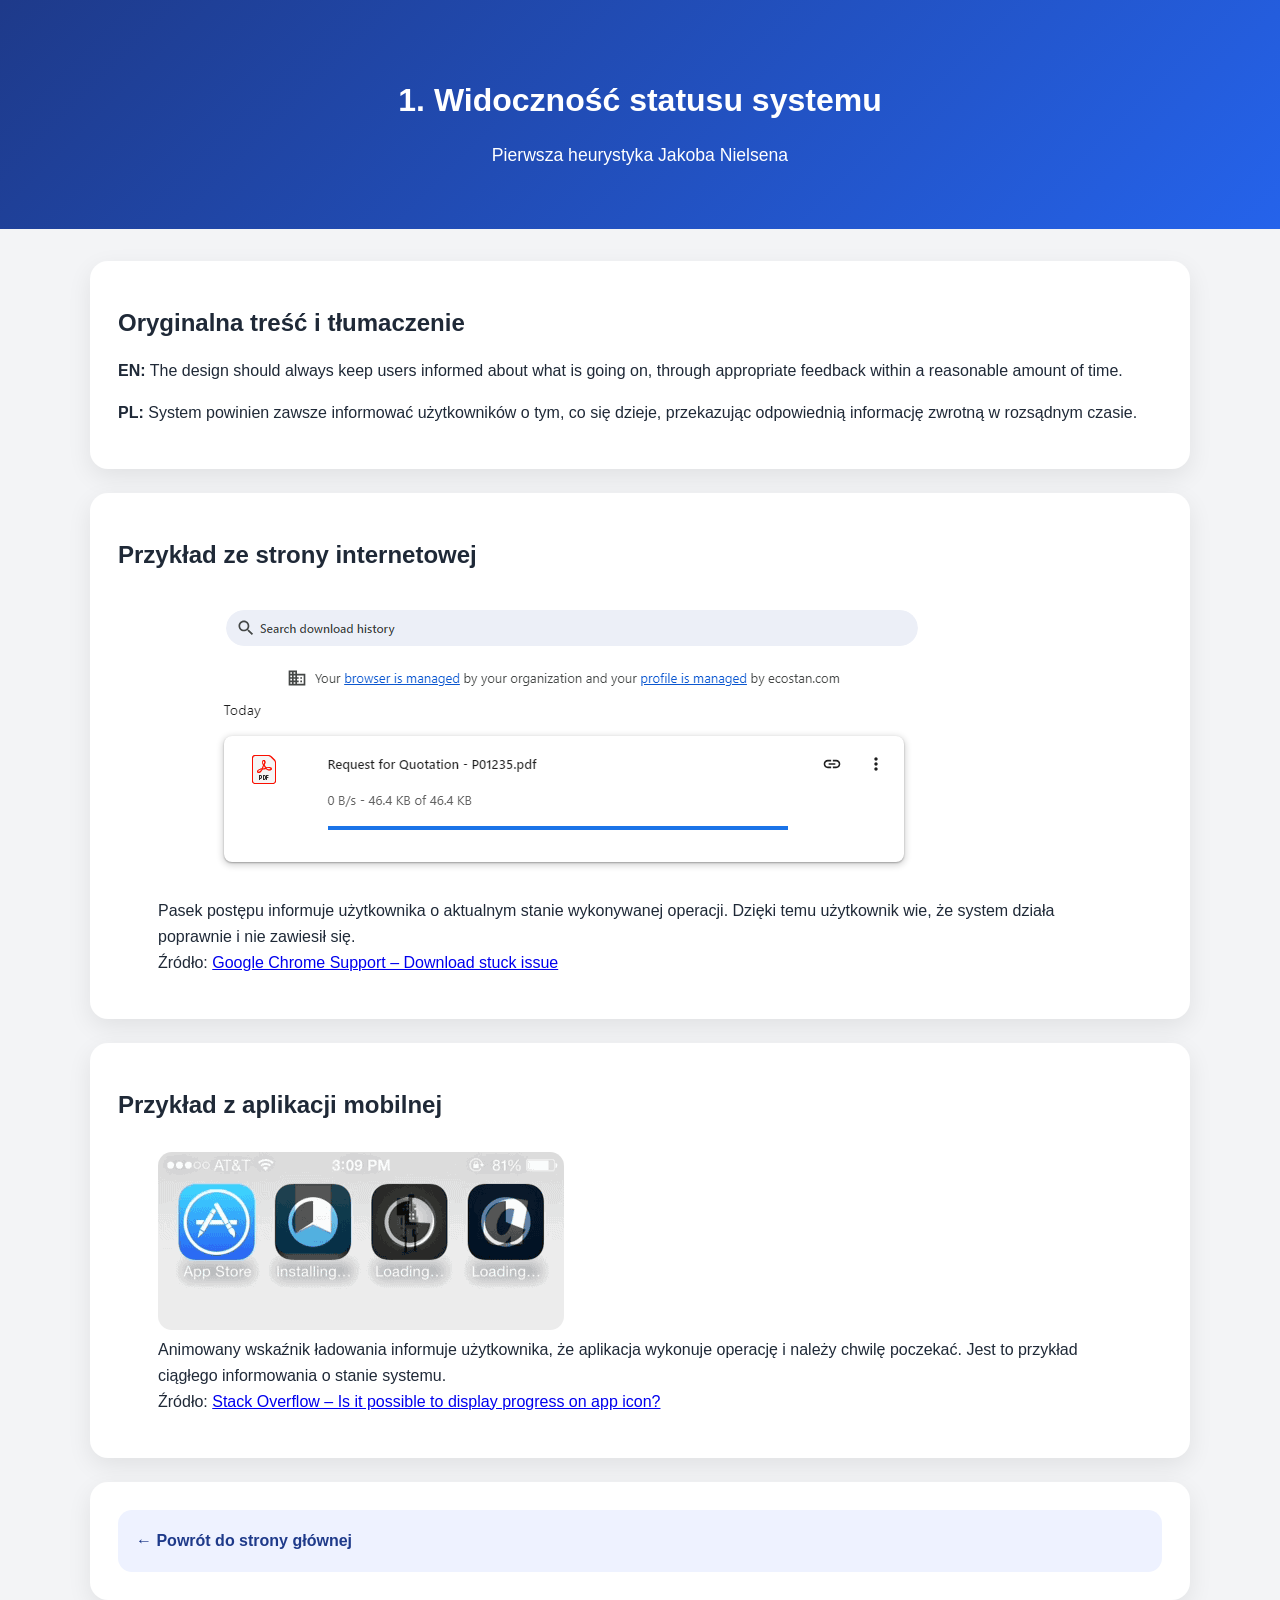
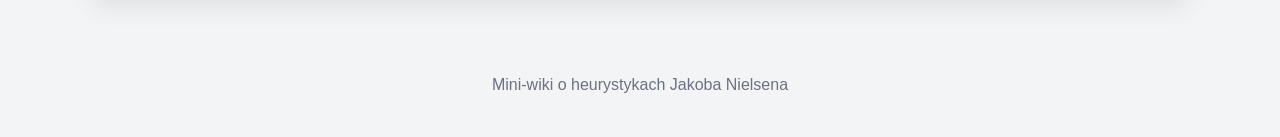
<file: zasada_1.html>
<!doctype html>
<html lang="pl">
<head>
  <meta charset="utf-8">
  <meta name="viewport" content="width=device-width, initial-scale=1">
  <title>Zasada 1 - Widoczność statusu systemu</title>
  <link rel="stylesheet" href="style.css">
</head>

<body>
  <header>
    <h1>1. Widoczność statusu systemu</h1>
    <p>Pierwsza heurystyka Jakoba Nielsena</p>
  </header>

  <main>
    <section>
      <h2>Oryginalna treść i tłumaczenie</h2>

      <p>
        <strong>EN:</strong>
        The design should always keep users informed about what is going on,
        through appropriate feedback within a reasonable amount of time.
      </p>

      <p>
        <strong>PL:</strong>
        System powinien zawsze informować użytkowników o tym, co się dzieje,
        przekazując odpowiednią informację zwrotną w rozsądnym czasie.
      </p>
    </section>

    <section>
      <h2>Przykład ze strony internetowej</h2>

      <figure>
        <img src="img/heur1-web.png" alt="Pasek postępu pobierania w Chrome">

        <figcaption>
          Pasek postępu informuje użytkownika o aktualnym stanie wykonywanej operacji.
          Dzięki temu użytkownik wie, że system działa poprawnie i nie zawiesił się.
          <br>
          Źródło:
          <a href="https://support.google.com/chrome/thread/300719735/download-stuck-issue-across-all-users-files-remain-in-progress?hl=en" target="_blank">
            Google Chrome Support – Download stuck issue
          </a>
        </figcaption>
      </figure>
    </section>

    <section>
      <h2>Przykład z aplikacji mobilnej</h2>

      <figure>
        <img src="img/heur1-mobile.gif" alt="Postęp instalacji aplikacji mobilnej">

        <figcaption>
          Animowany wskaźnik ładowania informuje użytkownika, że aplikacja wykonuje operację
          i należy chwilę poczekać. Jest to przykład ciągłego informowania o stanie systemu.
          <br>
          Źródło:
          <a href="https://stackoverflow.com/questions/37066322/is-it-possible-to-display-progress-on-app-icon" target="_blank">
            Stack Overflow – Is it possible to display progress on app icon?
          </a>
        </figcaption>
      </figure>
    </section>

    <section>
      <a class="card" href="index.html">← Powrót do strony głównej</a>
    </section>
  </main>

  <footer>
    <p>Mini-wiki o heurystykach Jakoba Nielsena</p>
  </footer>
</body>
</html>
</file>
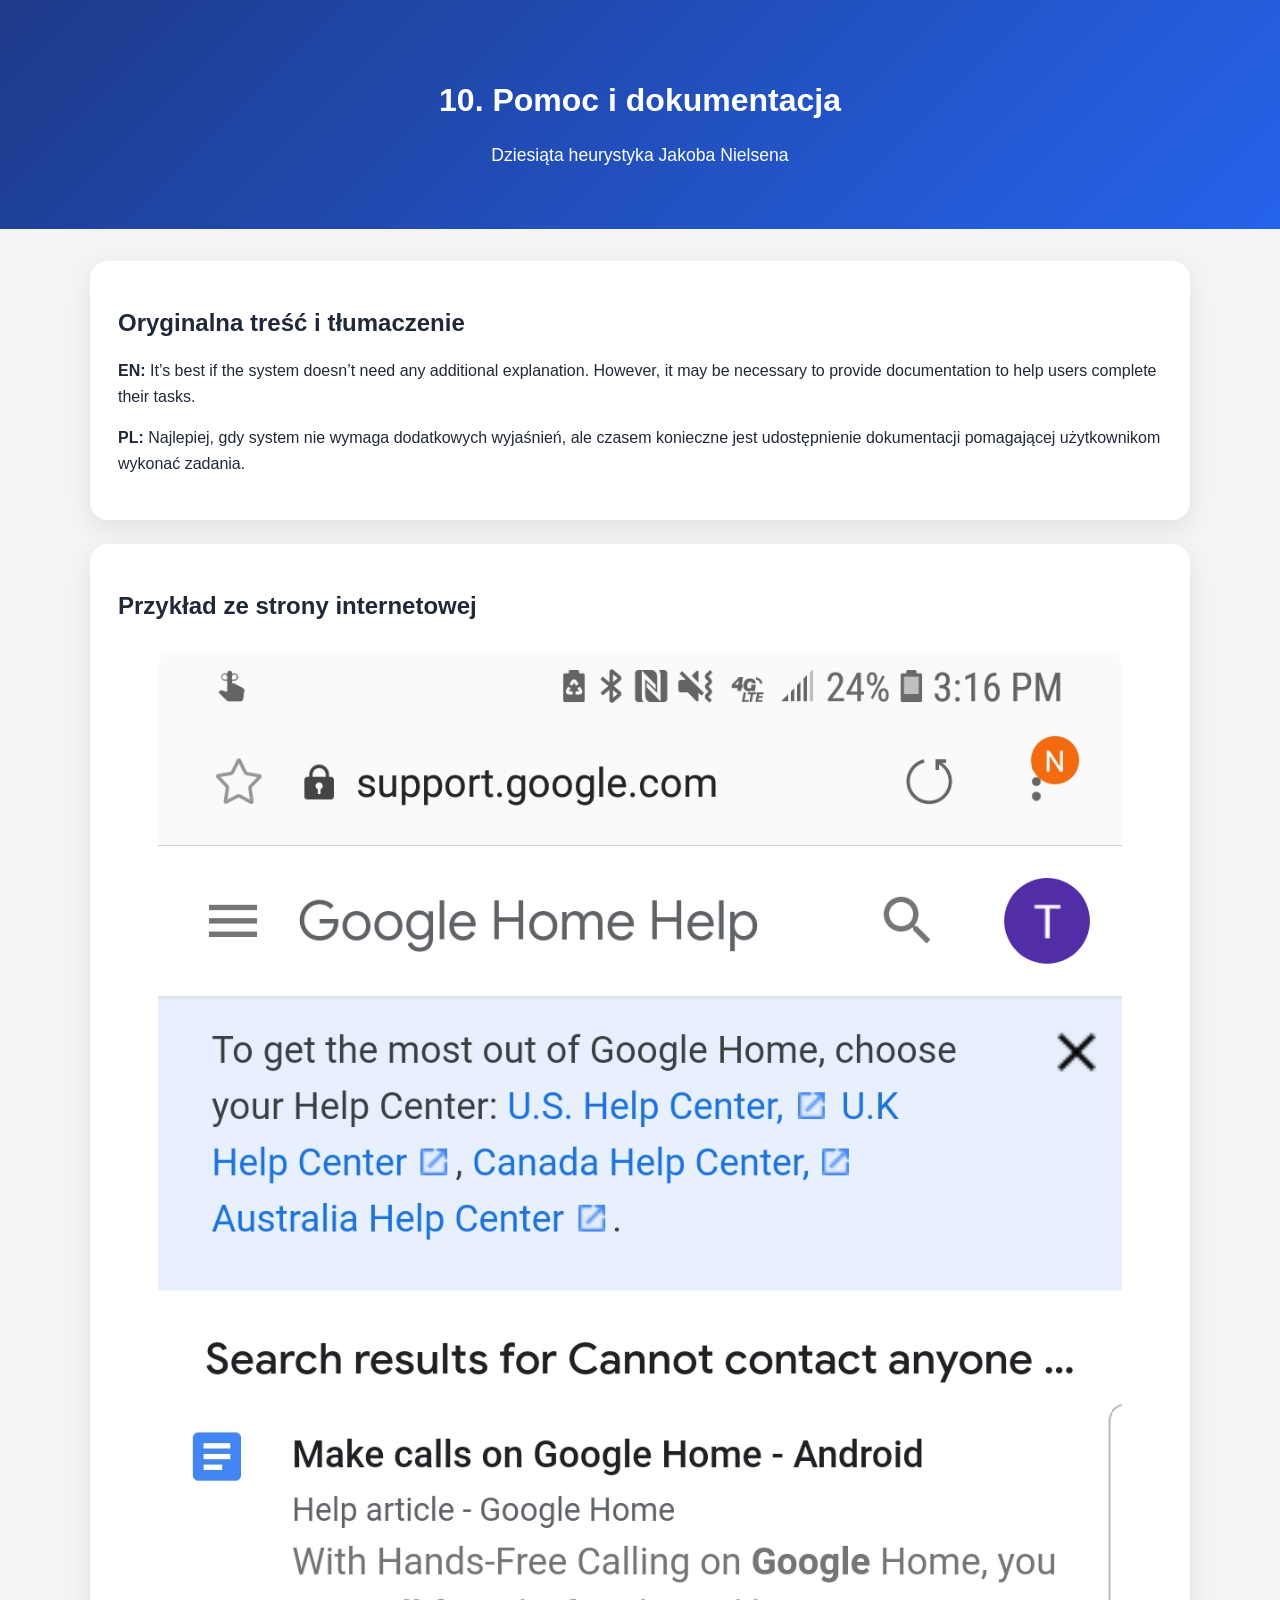
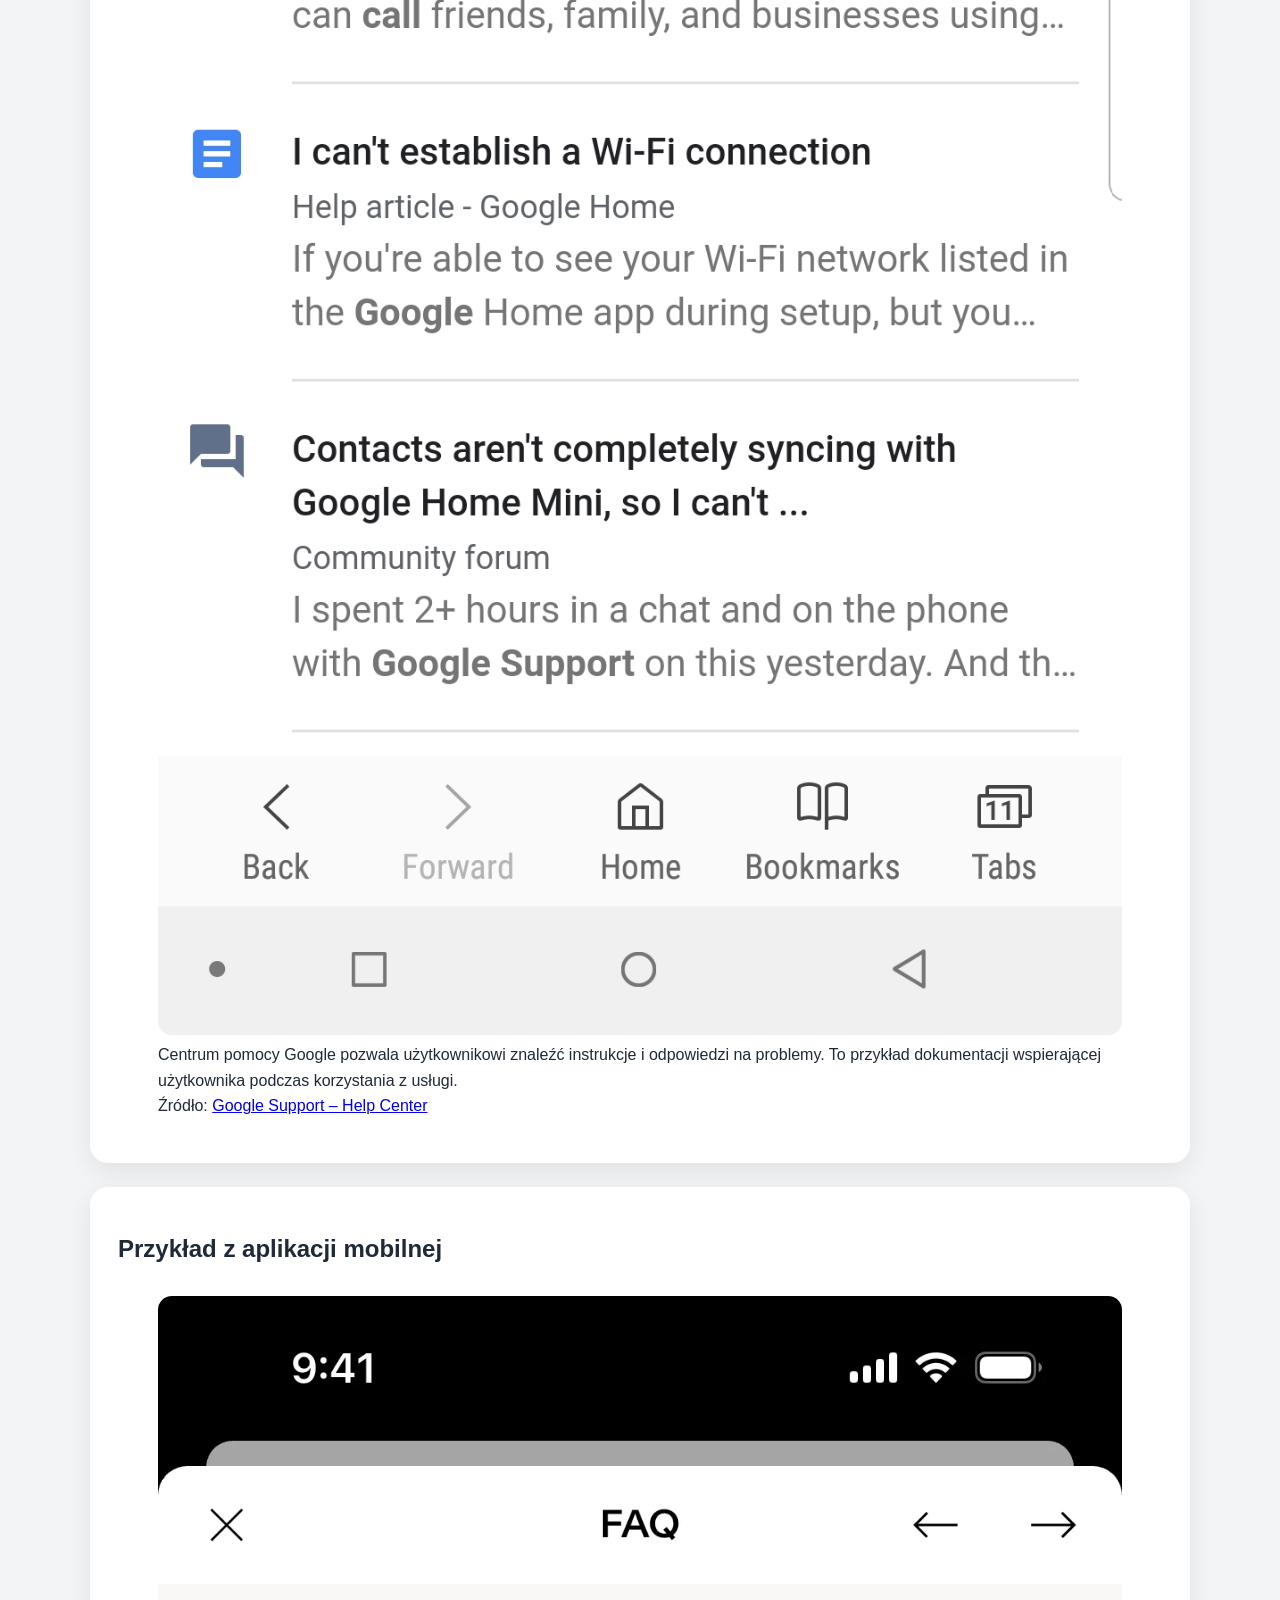
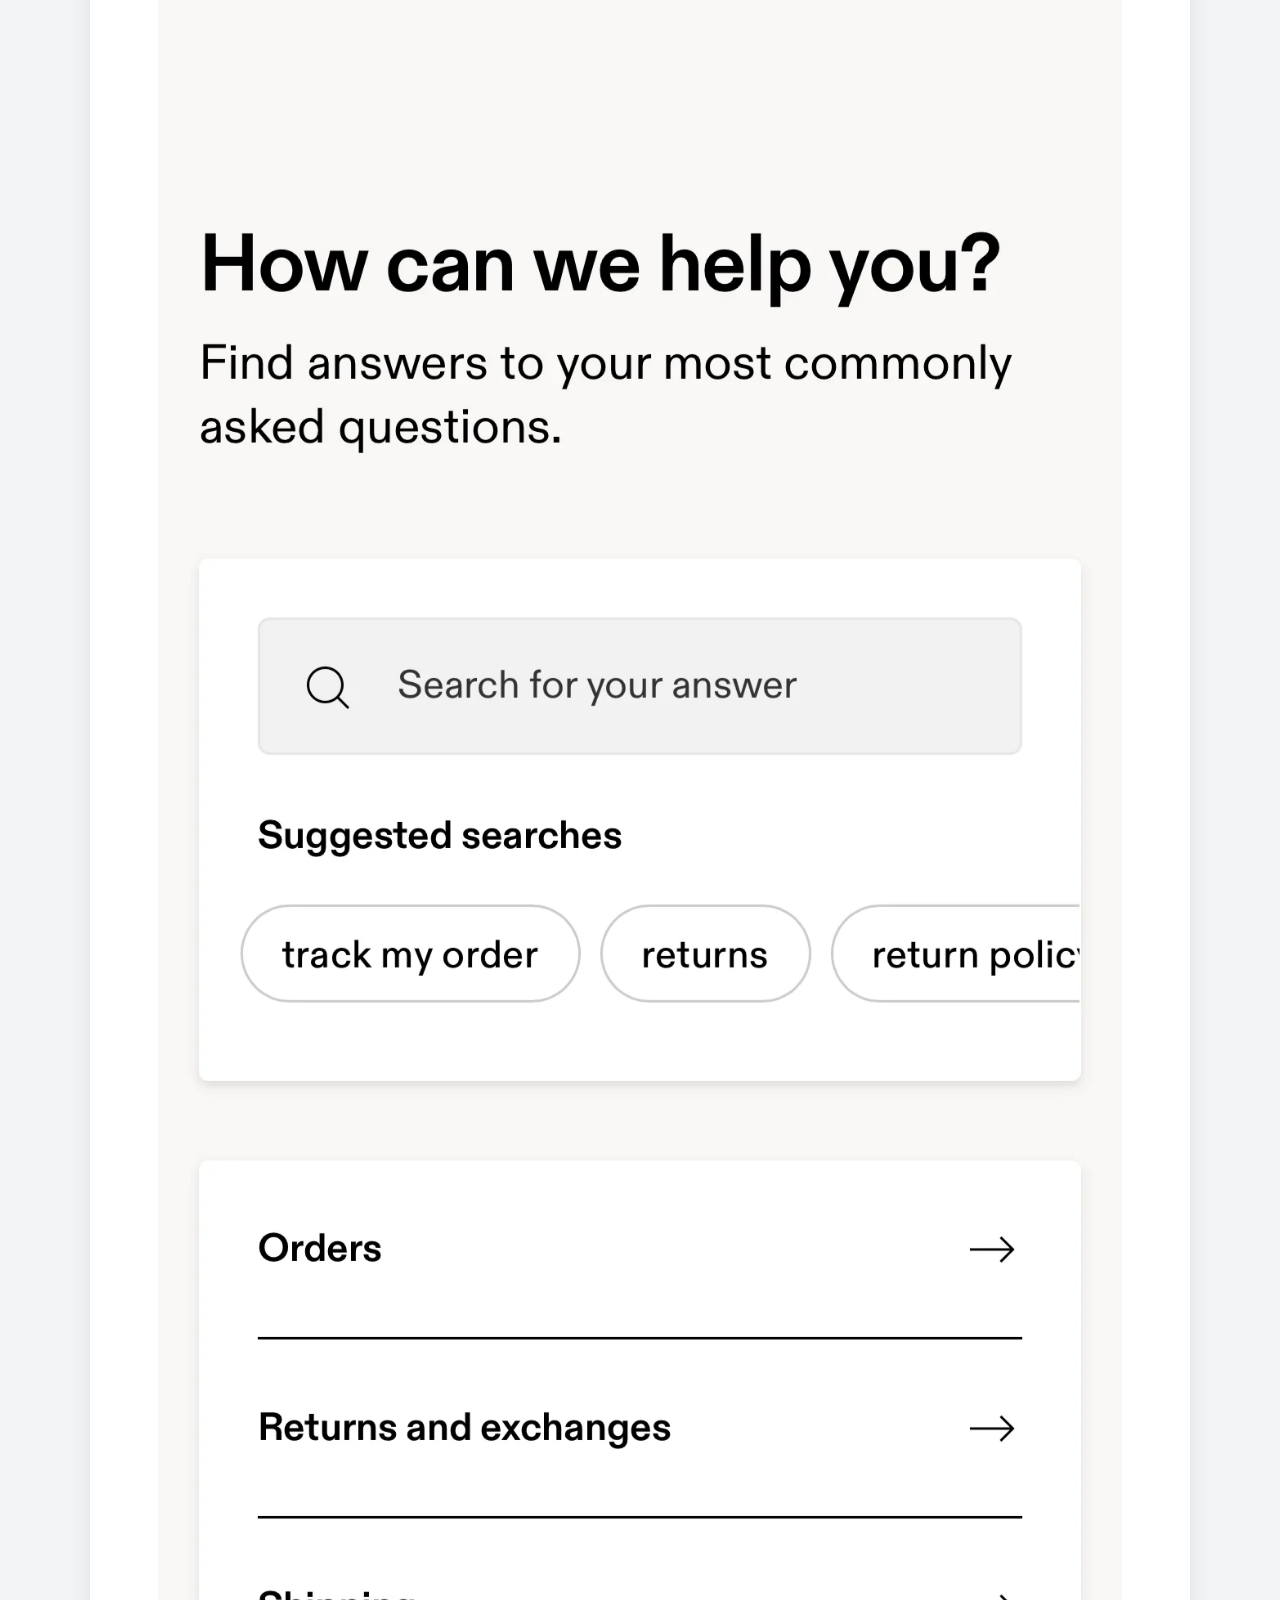
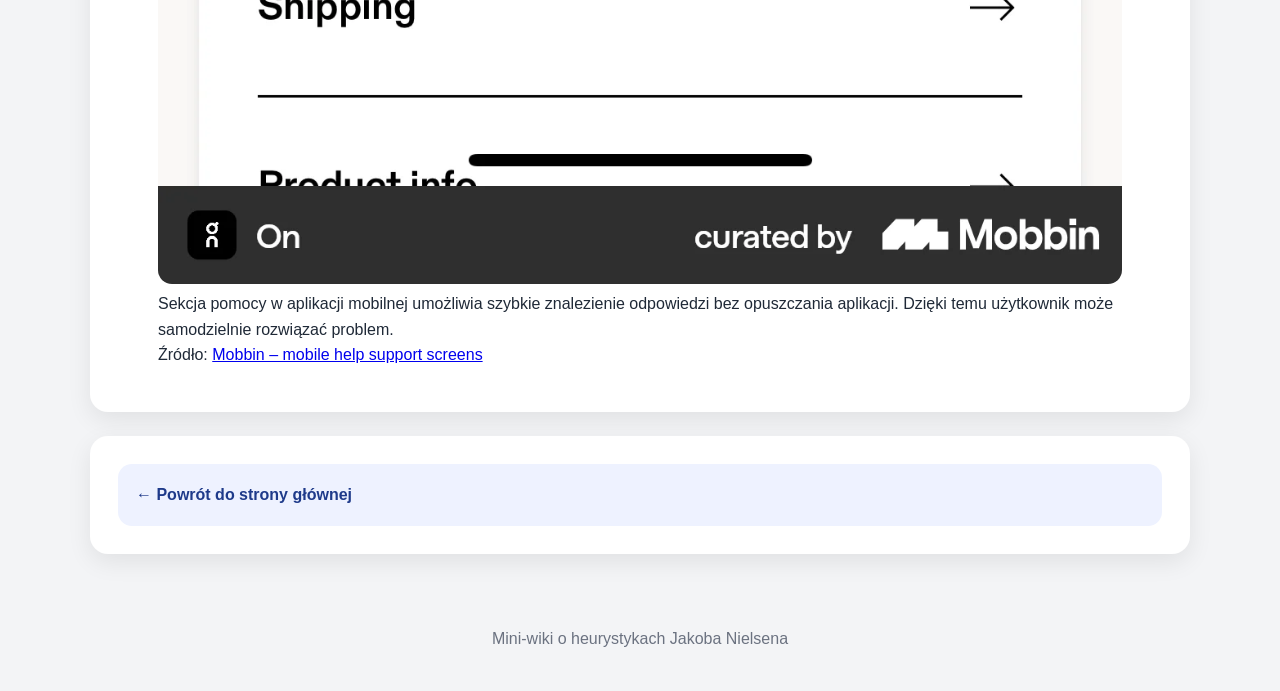
<file: zasada_10.html>
<!doctype html>
<html lang="pl">
<head>
  <meta charset="utf-8">
  <meta name="viewport" content="width=device-width, initial-scale=1">
  <title>Zasada 10 - Pomoc i dokumentacja</title>
  <link rel="stylesheet" href="style.css">
</head>

<body>
<header>
  <h1>10. Pomoc i dokumentacja</h1>
  <p>Dziesiąta heurystyka Jakoba Nielsena</p>
</header>

<main>
  <section>
    <h2>Oryginalna treść i tłumaczenie</h2>
    <p><strong>EN:</strong> It’s best if the system doesn’t need any additional explanation. However, it may be necessary to provide documentation to help users complete their tasks.</p>
    <p><strong>PL:</strong> Najlepiej, gdy system nie wymaga dodatkowych wyjaśnień, ale czasem konieczne jest udostępnienie dokumentacji pomagającej użytkownikom wykonać zadania.</p>
  </section>

  <section>
    <h2>Przykład ze strony internetowej</h2>
    <figure>
      <img src="img/heur10-web.jpg" alt="Centrum pomocy Google">
      <figcaption>
        Centrum pomocy Google pozwala użytkownikowi znaleźć instrukcje i odpowiedzi na problemy.
        To przykład dokumentacji wspierającej użytkownika podczas korzystania z usługi.
        <br>
        Źródło:
        <a href="https://support.google.com/assistant/thread/278073/i-cant-contact-anyone-from-google-to-resolve-my-issue?hl=en" target="_blank">
          Google Support – Help Center
        </a>
      </figcaption>
    </figure>
  </section>

  <section>
    <h2>Przykład z aplikacji mobilnej</h2>
    <figure>
      <img src="img/heur10-mobile.webp" alt="Centrum pomocy w aplikacji mobilnej">
      <figcaption>
        Sekcja pomocy w aplikacji mobilnej umożliwia szybkie znalezienie odpowiedzi bez opuszczania aplikacji.
        Dzięki temu użytkownik może samodzielnie rozwiązać problem.
        <br>
        Źródło:
        <a href="https://mobbin.com/explore/mobile/screens/help-support" target="_blank">
          Mobbin – mobile help support screens
        </a>
      </figcaption>
    </figure>
  </section>

  <section>
    <a class="card" href="index.html">← Powrót do strony głównej</a>
  </section>
</main>

<footer>
  <p>Mini-wiki o heurystykach Jakoba Nielsena</p>
</footer>
</body>
</html>
</file>
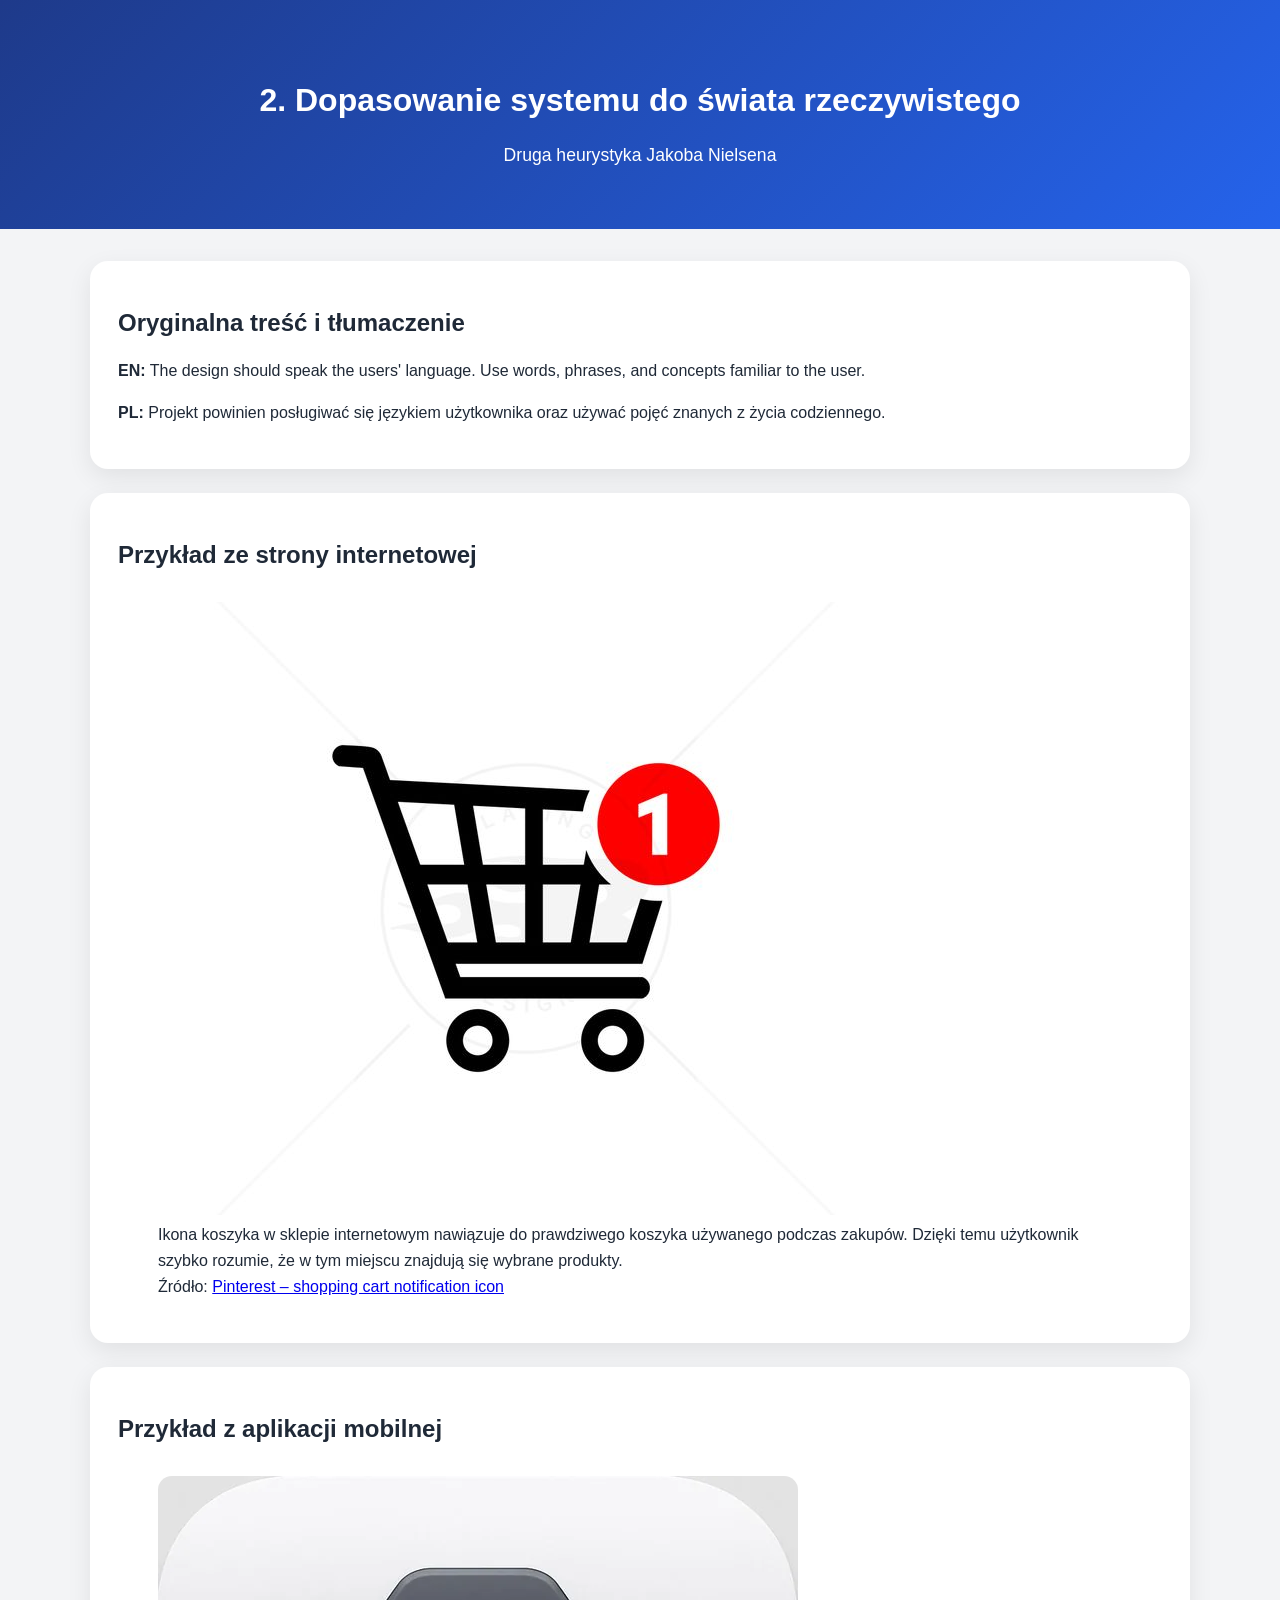
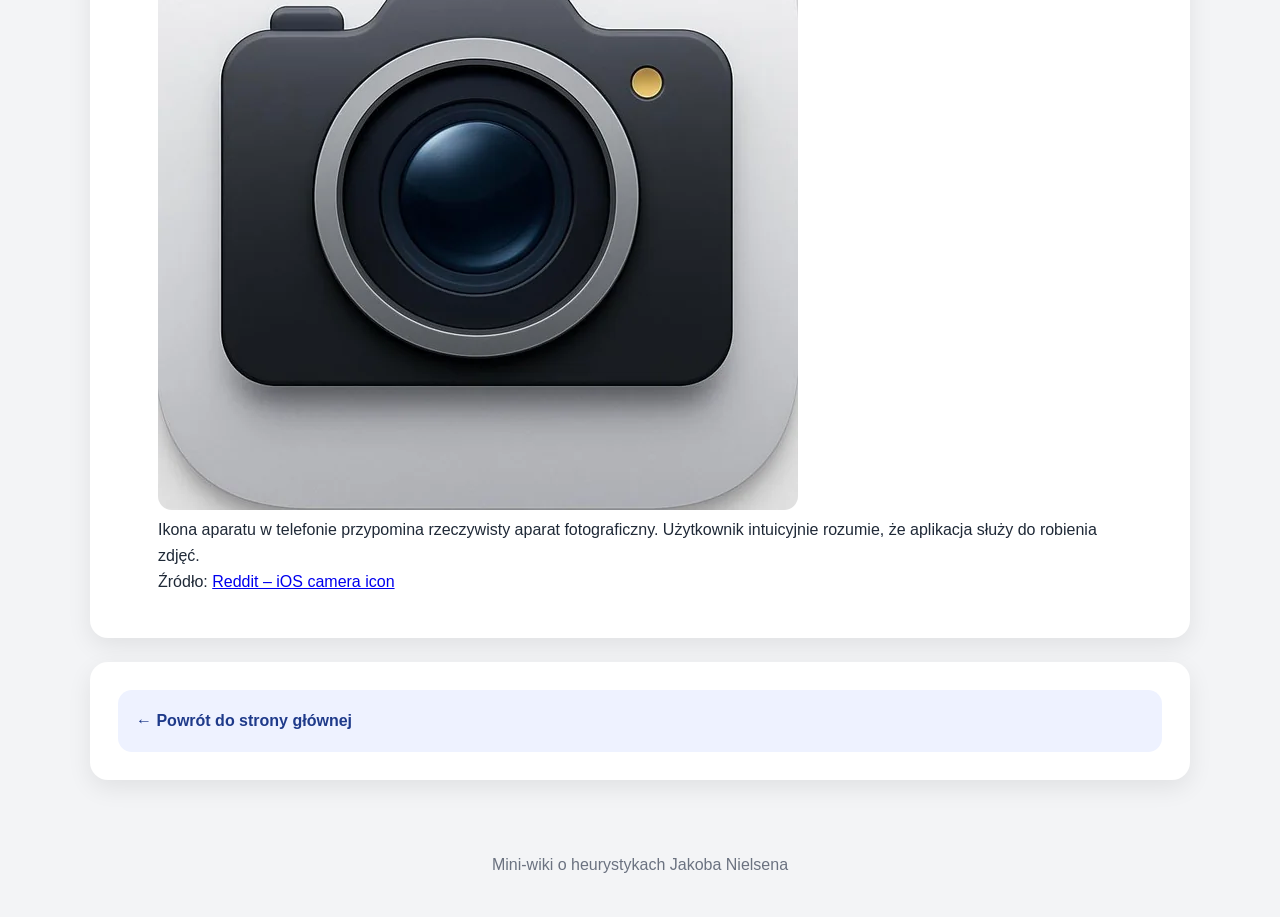
<file: zasada_2.html>
<!doctype html>
<html lang="pl">
<head>
  <meta charset="utf-8">
  <meta name="viewport" content="width=device-width, initial-scale=1">
  <title>Zasada 2 - Dopasowanie systemu do świata rzeczywistego</title>
  <link rel="stylesheet" href="style.css">
</head>

<body>
<header>
  <h1>2. Dopasowanie systemu do świata rzeczywistego</h1>
  <p>Druga heurystyka Jakoba Nielsena</p>
</header>

<main>
  <section>
    <h2>Oryginalna treść i tłumaczenie</h2>
    <p><strong>EN:</strong> The design should speak the users' language. Use words, phrases, and concepts familiar to the user.</p>
    <p><strong>PL:</strong> Projekt powinien posługiwać się językiem użytkownika oraz używać pojęć znanych z życia codziennego.</p>
  </section>

  <section>
    <h2>Przykład ze strony internetowej</h2>
    <figure>
      <img src="img/heur2-web.jpg" alt="Ikona koszyka w sklepie internetowym">
      <figcaption>
        Ikona koszyka w sklepie internetowym nawiązuje do prawdziwego koszyka używanego podczas zakupów.
        Dzięki temu użytkownik szybko rozumie, że w tym miejscu znajdują się wybrane produkty.
        <br>
        Źródło:
        <a href="https://in.pinterest.com/pin/shopping-cart-notification-icon-ecommerce-website-vector-design--6825836927865449/" target="_blank">
          Pinterest – shopping cart notification icon
        </a>
      </figcaption>
    </figure>
  </section>

  <section>
    <h2>Przykład z aplikacji mobilnej</h2>
    <figure>
      <img src="img/heur2-mobile.webp" alt="Ikona aparatu w telefonie iPhone">
      <figcaption>
        Ikona aparatu w telefonie przypomina rzeczywisty aparat fotograficzny.
        Użytkownik intuicyjnie rozumie, że aplikacja służy do robienia zdjęć.
        <br>
        Źródło:
        <a href="https://www.reddit.com/r/ios/comments/1nmk5dq/there_i_fixed_the_new_camera_icon_of_os_26/" target="_blank">
          Reddit – iOS camera icon
        </a>
      </figcaption>
    </figure>
  </section>

  <section>
    <a class="card" href="index.html">← Powrót do strony głównej</a>
  </section>
</main>

<footer>
  <p>Mini-wiki o heurystykach Jakoba Nielsena</p>
</footer>
</body>
</html>
</file>
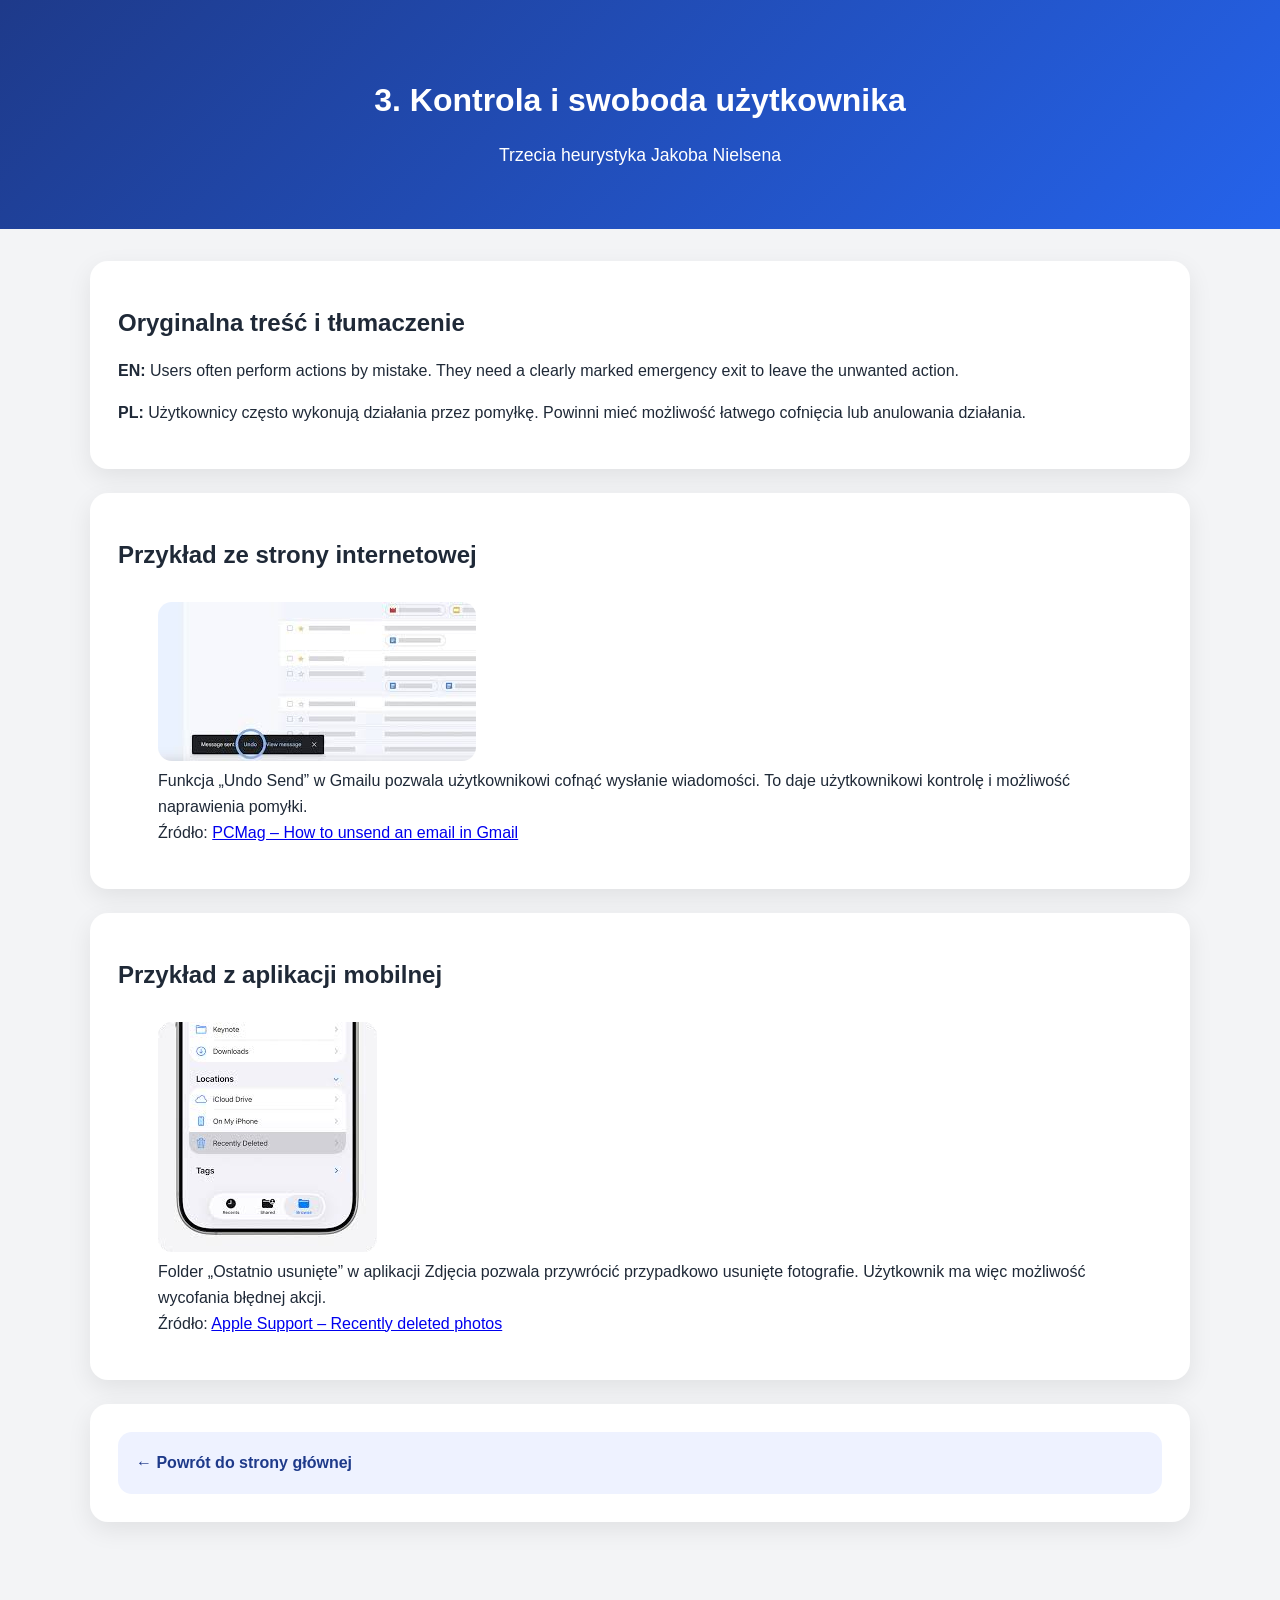
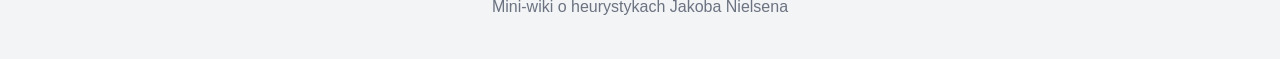
<file: zasada_3.html>
<!doctype html>
<html lang="pl">
<head>
  <meta charset="utf-8">
  <meta name="viewport" content="width=device-width, initial-scale=1">
  <title>Zasada 3 - Kontrola i swoboda użytkownika</title>
  <link rel="stylesheet" href="style.css">
</head>

<body>
<header>
  <h1>3. Kontrola i swoboda użytkownika</h1>
  <p>Trzecia heurystyka Jakoba Nielsena</p>
</header>

<main>
  <section>
    <h2>Oryginalna treść i tłumaczenie</h2>
    <p><strong>EN:</strong> Users often perform actions by mistake. They need a clearly marked emergency exit to leave the unwanted action.</p>
    <p><strong>PL:</strong> Użytkownicy często wykonują działania przez pomyłkę. Powinni mieć możliwość łatwego cofnięcia lub anulowania działania.</p>
  </section>

  <section>
    <h2>Przykład ze strony internetowej</h2>
    <figure>
      <img src="img/heur3-web.jpeg" alt="Funkcja cofnięcia wysłania wiadomości w Gmailu">
      <figcaption>
        Funkcja „Undo Send” w Gmailu pozwala użytkownikowi cofnąć wysłanie wiadomości.
        To daje użytkownikowi kontrolę i możliwość naprawienia pomyłki.
        <br>
        Źródło:
        <a href="https://www.pcmag.com/how-to/how-to-unsend-an-email-in-gmail-undo-send" target="_blank">
          PCMag – How to unsend an email in Gmail
        </a>
      </figcaption>
    </figure>
  </section>

  <section>
    <h2>Przykład z aplikacji mobilnej</h2>
    <figure>
      <img src="img/heur3-mobile.jpg" alt="Folder ostatnio usuniętych zdjęć w iPhone">
      <figcaption>
        Folder „Ostatnio usunięte” w aplikacji Zdjęcia pozwala przywrócić przypadkowo usunięte fotografie.
        Użytkownik ma więc możliwość wycofania błędnej akcji.
        <br>
        Źródło:
        <a href="https://support.apple.com/en-us/104953" target="_blank">
          Apple Support – Recently deleted photos
        </a>
      </figcaption>
    </figure>
  </section>

  <section>
    <a class="card" href="index.html">← Powrót do strony głównej</a>
  </section>
</main>

<footer>
  <p>Mini-wiki o heurystykach Jakoba Nielsena</p>
</footer>
</body>
</html>
</file>
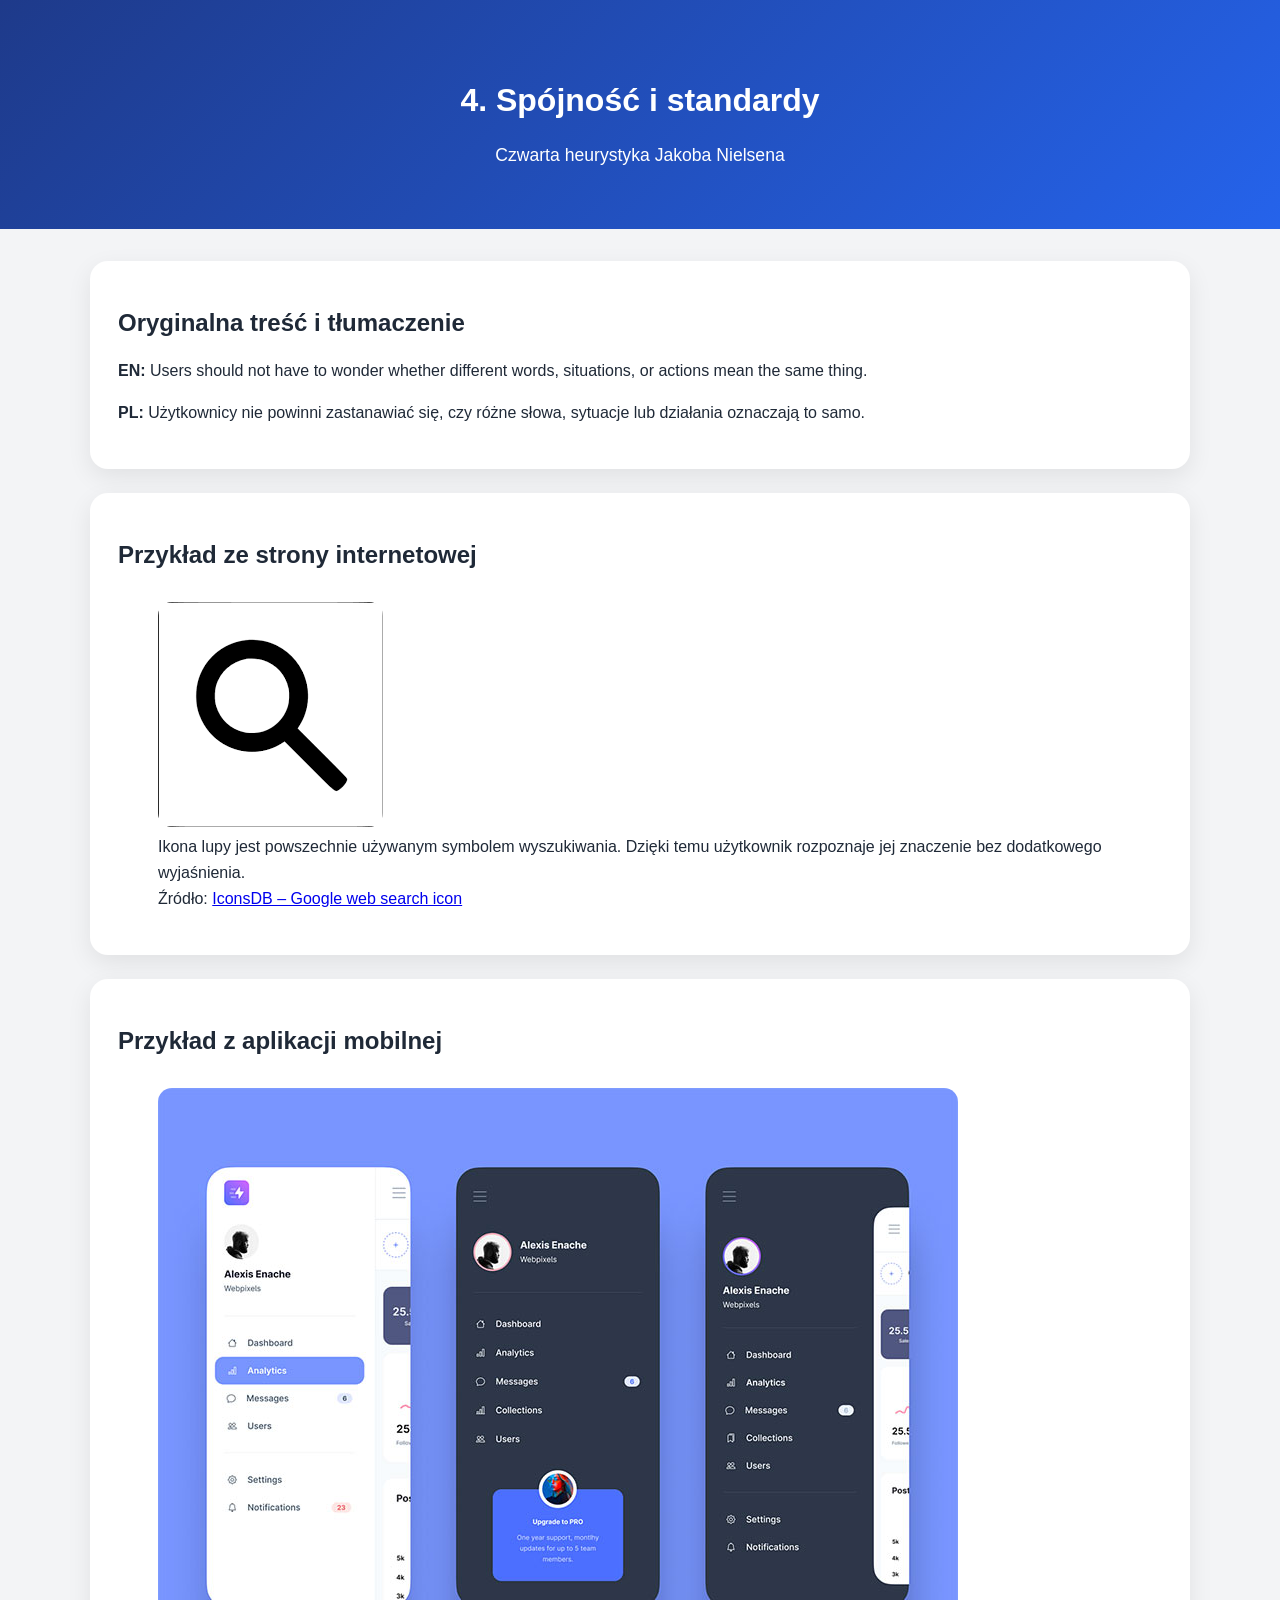
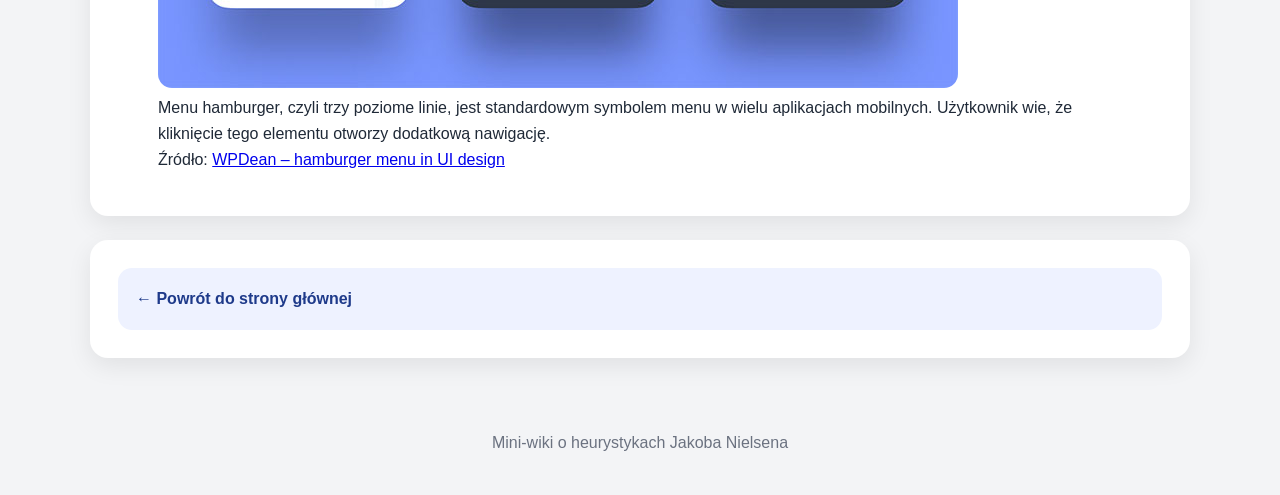
<file: zasada_4.html>
<!doctype html>
<html lang="pl">
<head>
  <meta charset="utf-8">
  <meta name="viewport" content="width=device-width, initial-scale=1">
  <title>Zasada 4 - Spójność i standardy</title>
  <link rel="stylesheet" href="style.css">
</head>

<body>
<header>
  <h1>4. Spójność i standardy</h1>
  <p>Czwarta heurystyka Jakoba Nielsena</p>
</header>

<main>
  <section>
    <h2>Oryginalna treść i tłumaczenie</h2>
    <p><strong>EN:</strong> Users should not have to wonder whether different words, situations, or actions mean the same thing.</p>
    <p><strong>PL:</strong> Użytkownicy nie powinni zastanawiać się, czy różne słowa, sytuacje lub działania oznaczają to samo.</p>
  </section>

  <section>
    <h2>Przykład ze strony internetowej</h2>
    <figure>
      <img src="img/heur4-web.png" alt="Ikona lupy oznaczająca wyszukiwanie">
      <figcaption>
        Ikona lupy jest powszechnie używanym symbolem wyszukiwania.
        Dzięki temu użytkownik rozpoznaje jej znaczenie bez dodatkowego wyjaśnienia.
        <br>
        Źródło:
        <a href="https://www.iconsdb.com/white-icons/google-web-search-icon.html" target="_blank">
          IconsDB – Google web search icon
        </a>
      </figcaption>
    </figure>
  </section>

  <section>
    <h2>Przykład z aplikacji mobilnej</h2>
    <figure>
      <img src="img/heur4-mobile.jpg" alt="Menu hamburger w aplikacji mobilnej">
      <figcaption>
        Menu hamburger, czyli trzy poziome linie, jest standardowym symbolem menu w wielu aplikacjach mobilnych.
        Użytkownik wie, że kliknięcie tego elementu otworzy dodatkową nawigację.
        <br>
        Źródło:
        <a href="https://wpdean.com/what-is-a-hamburger-menu-in-ui-design/" target="_blank">
          WPDean – hamburger menu in UI design
        </a>
      </figcaption>
    </figure>
  </section>

  <section>
    <a class="card" href="index.html">← Powrót do strony głównej</a>
  </section>
</main>

<footer>
  <p>Mini-wiki o heurystykach Jakoba Nielsena</p>
</footer>
</body>
</html>
</file>
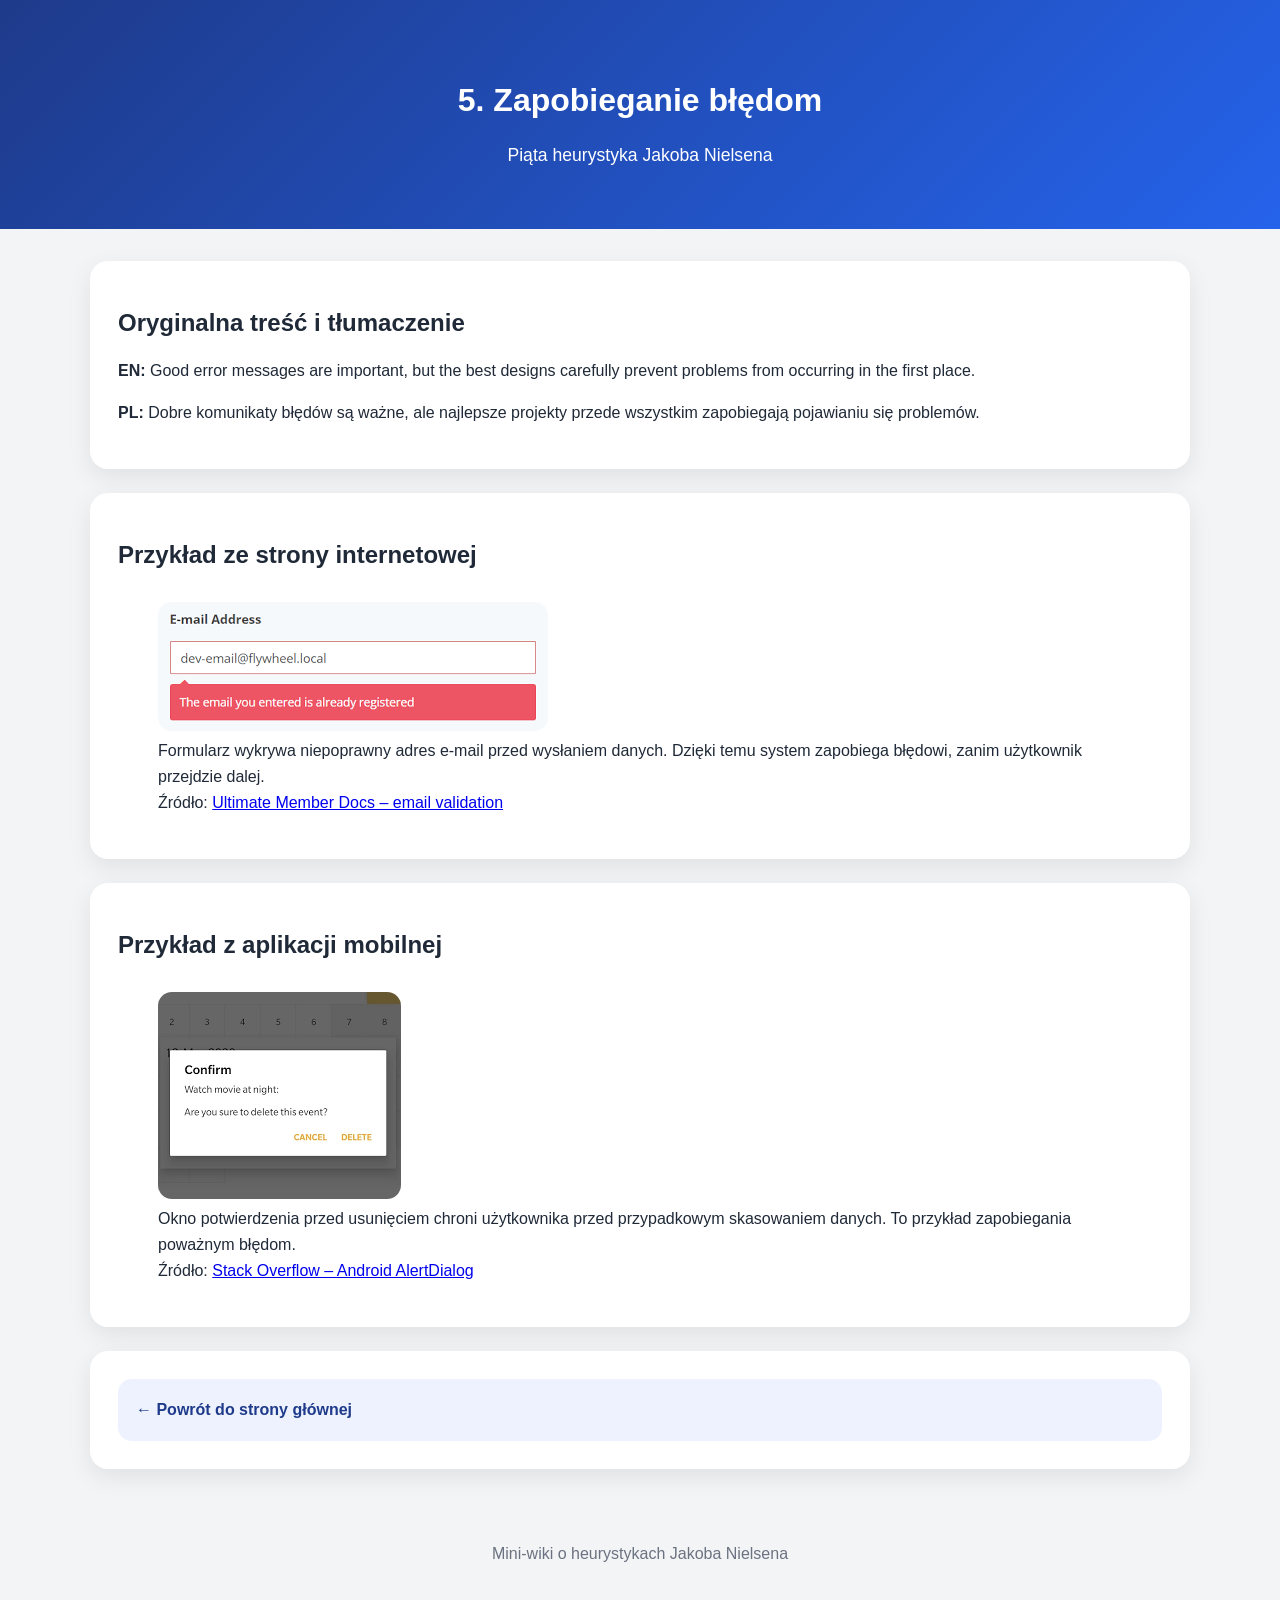
<file: zasada_5.html>
<!doctype html>
<html lang="pl">
<head>
  <meta charset="utf-8">
  <meta name="viewport" content="width=device-width, initial-scale=1">
  <title>Zasada 5 - Zapobieganie błędom</title>
  <link rel="stylesheet" href="style.css">
</head>

<body>
<header>
  <h1>5. Zapobieganie błędom</h1>
  <p>Piąta heurystyka Jakoba Nielsena</p>
</header>

<main>
  <section>
    <h2>Oryginalna treść i tłumaczenie</h2>
    <p><strong>EN:</strong> Good error messages are important, but the best designs carefully prevent problems from occurring in the first place.</p>
    <p><strong>PL:</strong> Dobre komunikaty błędów są ważne, ale najlepsze projekty przede wszystkim zapobiegają pojawianiu się problemów.</p>
  </section>

  <section>
    <h2>Przykład ze strony internetowej</h2>
    <figure>
      <img src="img/heur5-web.png" alt="Walidacja adresu e-mail w formularzu">
      <figcaption>
        Formularz wykrywa niepoprawny adres e-mail przed wysłaniem danych.
        Dzięki temu system zapobiega błędowi, zanim użytkownik przejdzie dalej.
        <br>
        Źródło:
        <a href="https://docs.ultimatemember.com/article/1697-email-validation-in-registration" target="_blank">
          Ultimate Member Docs – email validation
        </a>
      </figcaption>
    </figure>
  </section>

  <section>
    <h2>Przykład z aplikacji mobilnej</h2>
    <figure>
      <img src="img/heur5-mobile.png" alt="Okno potwierdzenia usunięcia w Androidzie">
      <figcaption>
        Okno potwierdzenia przed usunięciem chroni użytkownika przed przypadkowym skasowaniem danych.
        To przykład zapobiegania poważnym błędom.
        <br>
        Źródło:
        <a href="https://stackoverflow.com/questions/60478144/android-how-to-update-parent-alertdialog-from-a-child-alertdialog" target="_blank">
          Stack Overflow – Android AlertDialog
        </a>
      </figcaption>
    </figure>
  </section>

  <section>
    <a class="card" href="index.html">← Powrót do strony głównej</a>
  </section>
</main>

<footer>
  <p>Mini-wiki o heurystykach Jakoba Nielsena</p>
</footer>
</body>
</html>
</file>
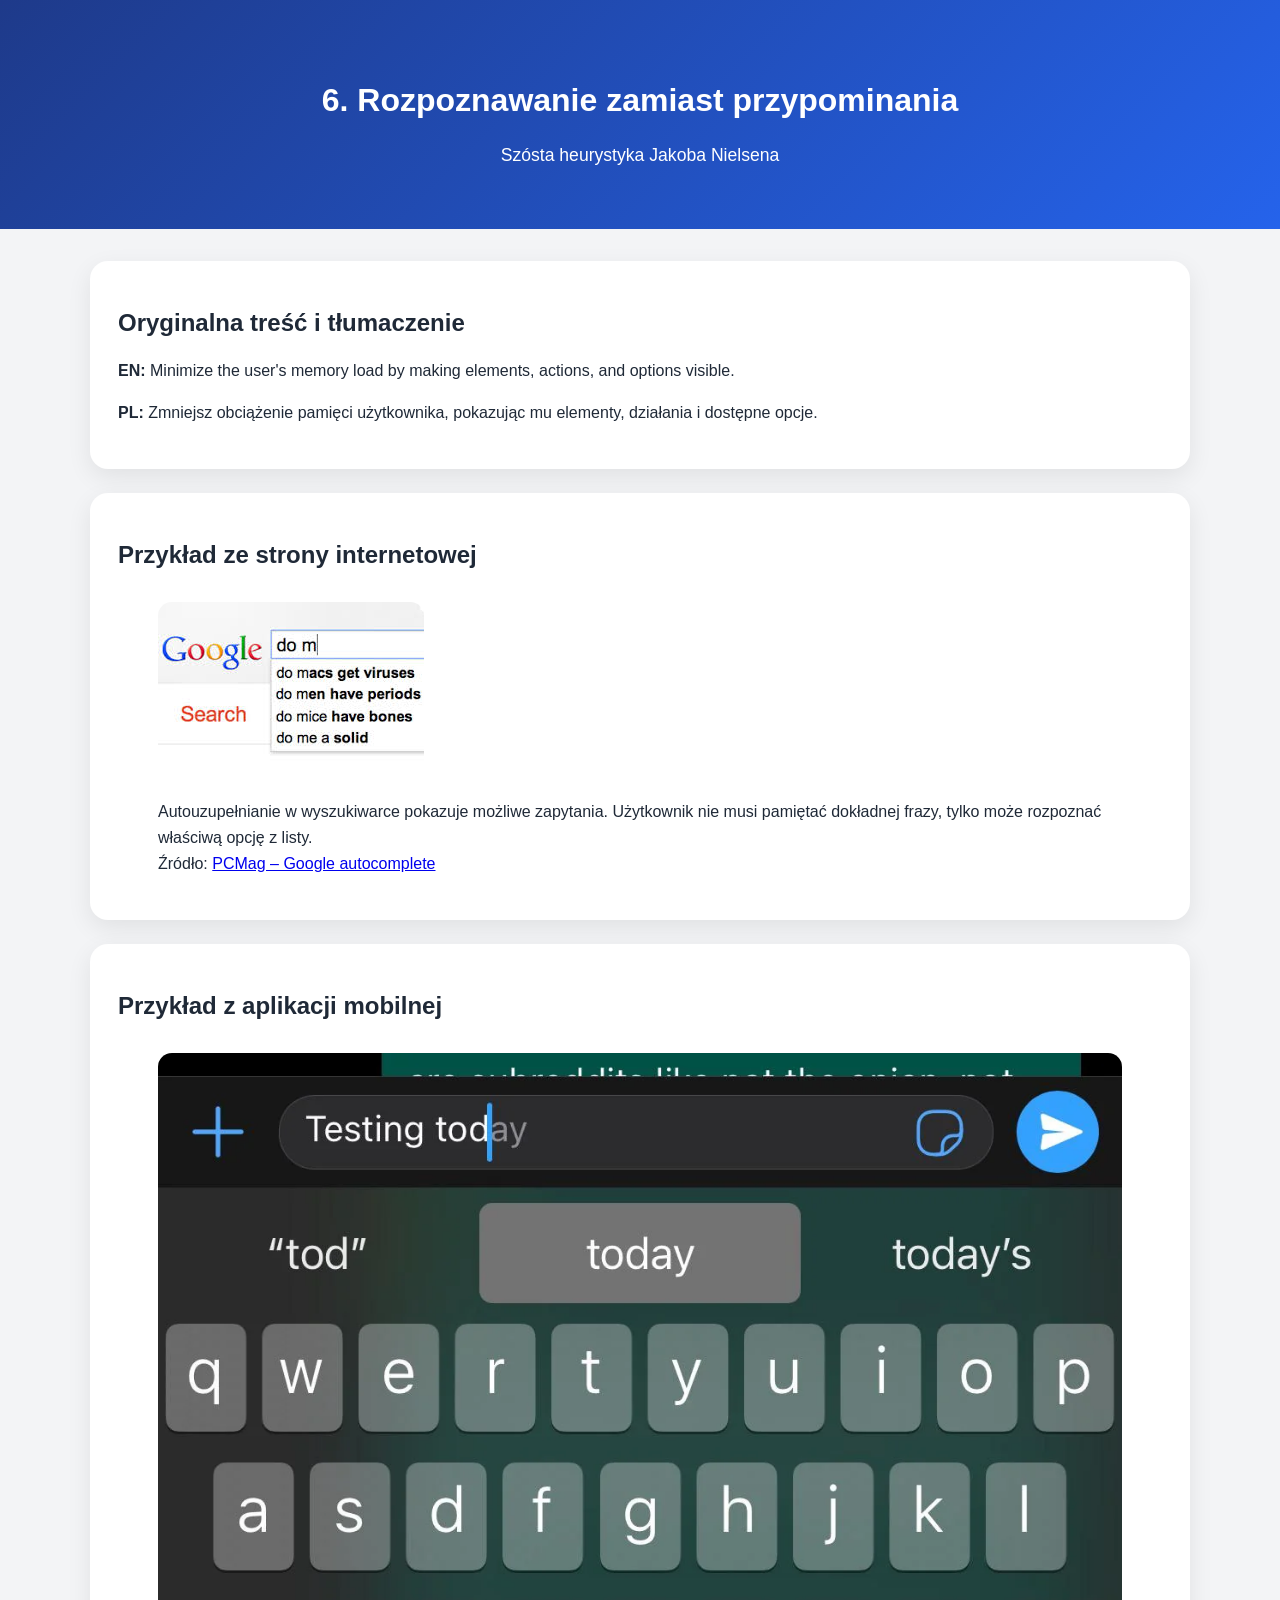
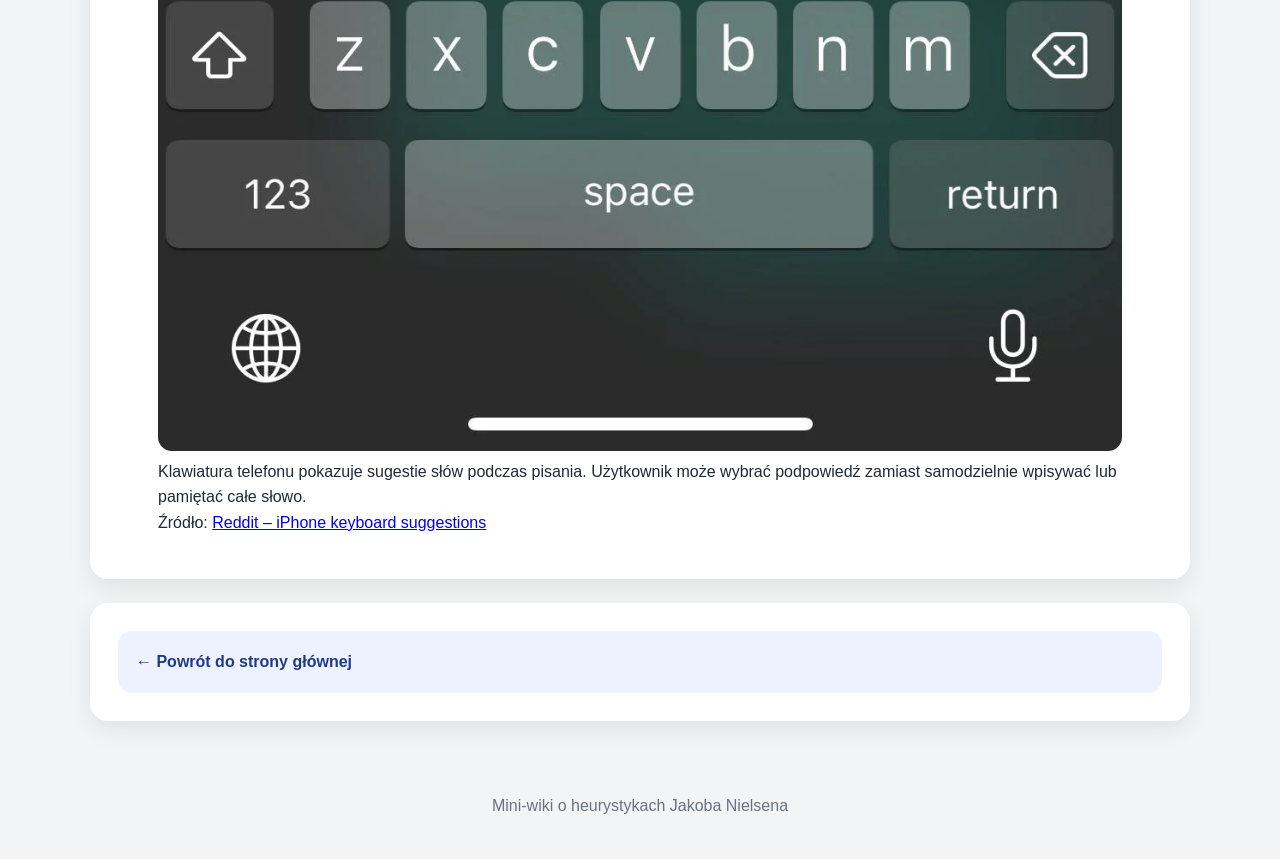
<file: zasada_6.html>
<!doctype html>
<html lang="pl">
<head>
  <meta charset="utf-8">
  <meta name="viewport" content="width=device-width, initial-scale=1">
  <title>Zasada 6 - Rozpoznawanie zamiast przypominania</title>
  <link rel="stylesheet" href="style.css">
</head>

<body>
<header>
  <h1>6. Rozpoznawanie zamiast przypominania</h1>
  <p>Szósta heurystyka Jakoba Nielsena</p>
</header>

<main>
  <section>
    <h2>Oryginalna treść i tłumaczenie</h2>
    <p><strong>EN:</strong> Minimize the user's memory load by making elements, actions, and options visible.</p>
    <p><strong>PL:</strong> Zmniejsz obciążenie pamięci użytkownika, pokazując mu elementy, działania i dostępne opcje.</p>
  </section>

  <section>
    <h2>Przykład ze strony internetowej</h2>
    <figure>
      <img src="img/heur6-web.jpg" alt="Podpowiedzi autouzupełniania w Google">
      <figcaption>
        Autouzupełnianie w wyszukiwarce pokazuje możliwe zapytania.
        Użytkownik nie musi pamiętać dokładnej frazy, tylko może rozpoznać właściwą opcję z listy.
        <br>
        Źródło:
        <a href="https://www.pcmag.com/news/10-hilarious-google-autocompletes" target="_blank">
          PCMag – Google autocomplete
        </a>
      </figcaption>
    </figure>
  </section>

  <section>
    <h2>Przykład z aplikacji mobilnej</h2>
    <figure>
      <img src="img/heur6-mobile.webp" alt="Podpowiedzi klawiatury iPhone">
      <figcaption>
        Klawiatura telefonu pokazuje sugestie słów podczas pisania.
        Użytkownik może wybrać podpowiedź zamiast samodzielnie wpisywać lub pamiętać całe słowo.
        <br>
        Źródło:
        <a href="https://www.reddit.com/r/iphonehelp/comments/184f44g/updated_iphone_11_pro_to_ios_1711_and_text/" target="_blank">
          Reddit – iPhone keyboard suggestions
        </a>
      </figcaption>
    </figure>
  </section>

  <section>
    <a class="card" href="index.html">← Powrót do strony głównej</a>
  </section>
</main>

<footer>
  <p>Mini-wiki o heurystykach Jakoba Nielsena</p>
</footer>
</body>
</html>
</file>
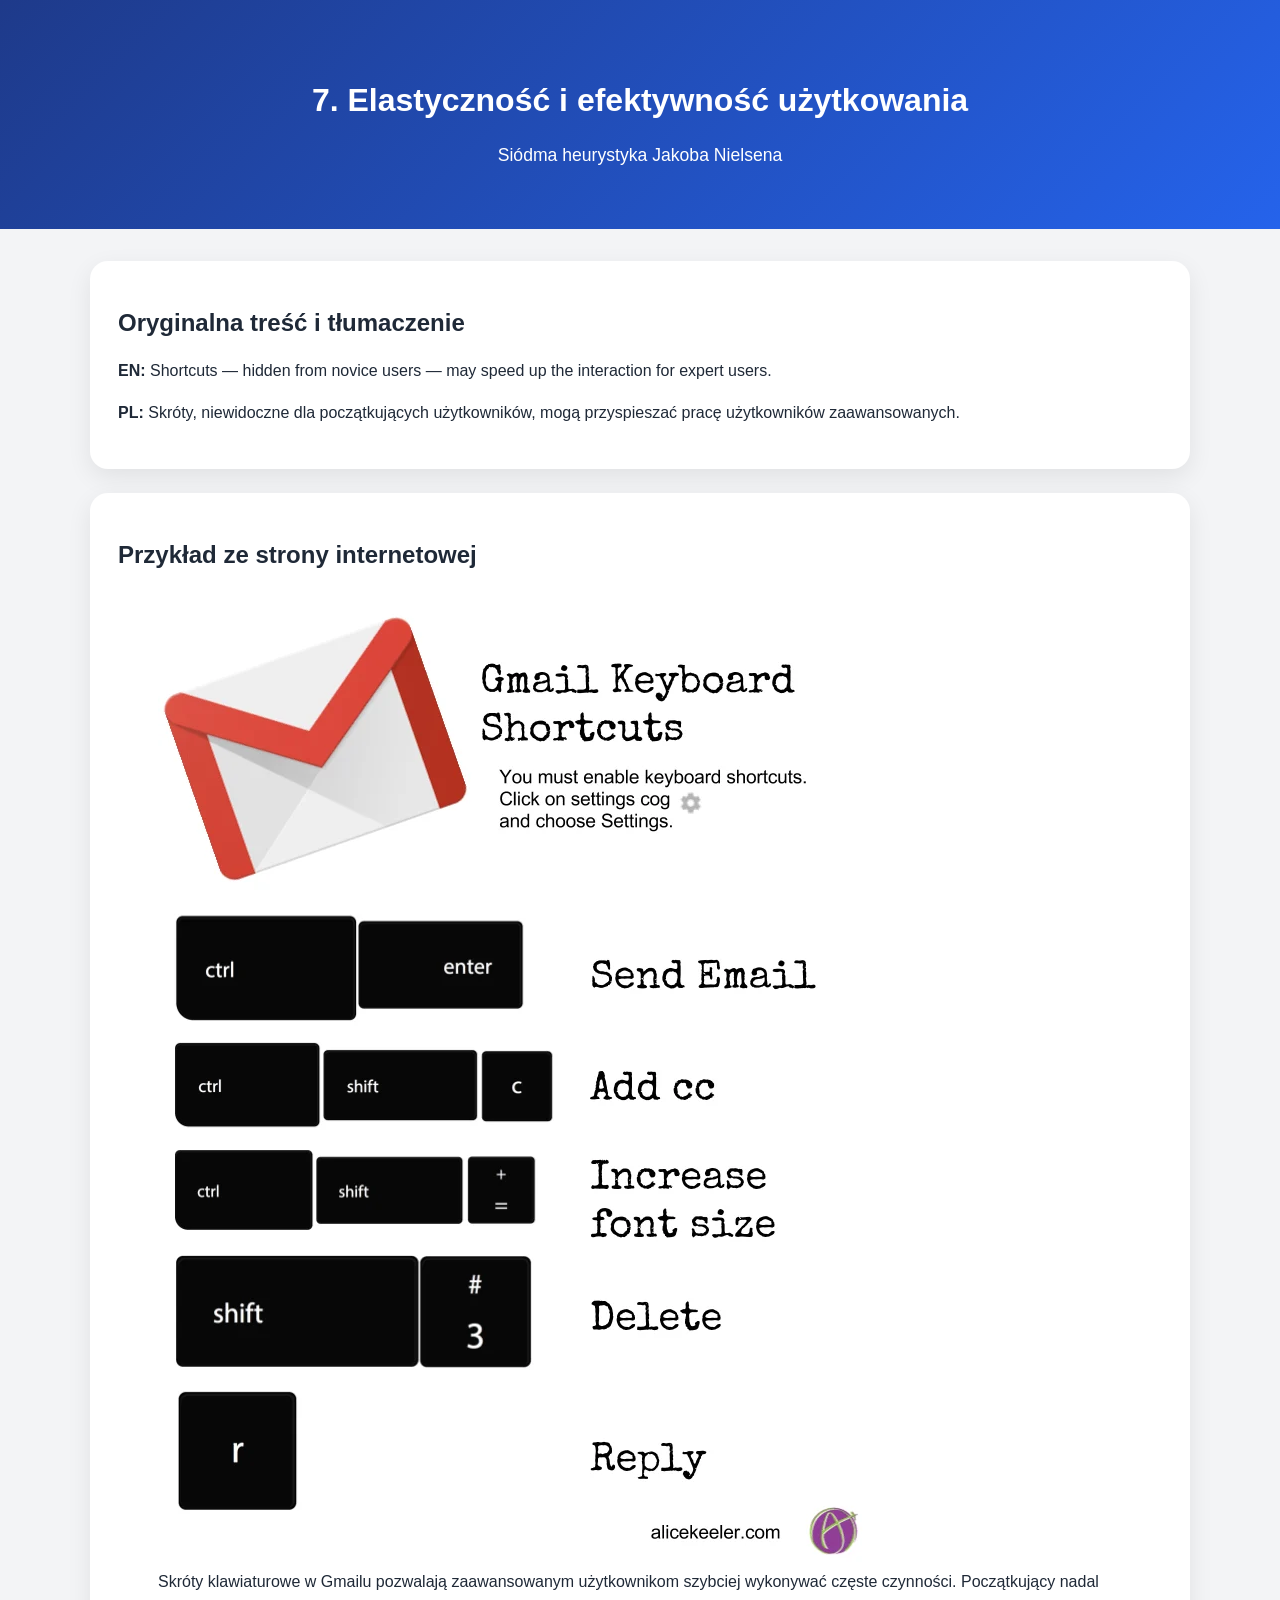
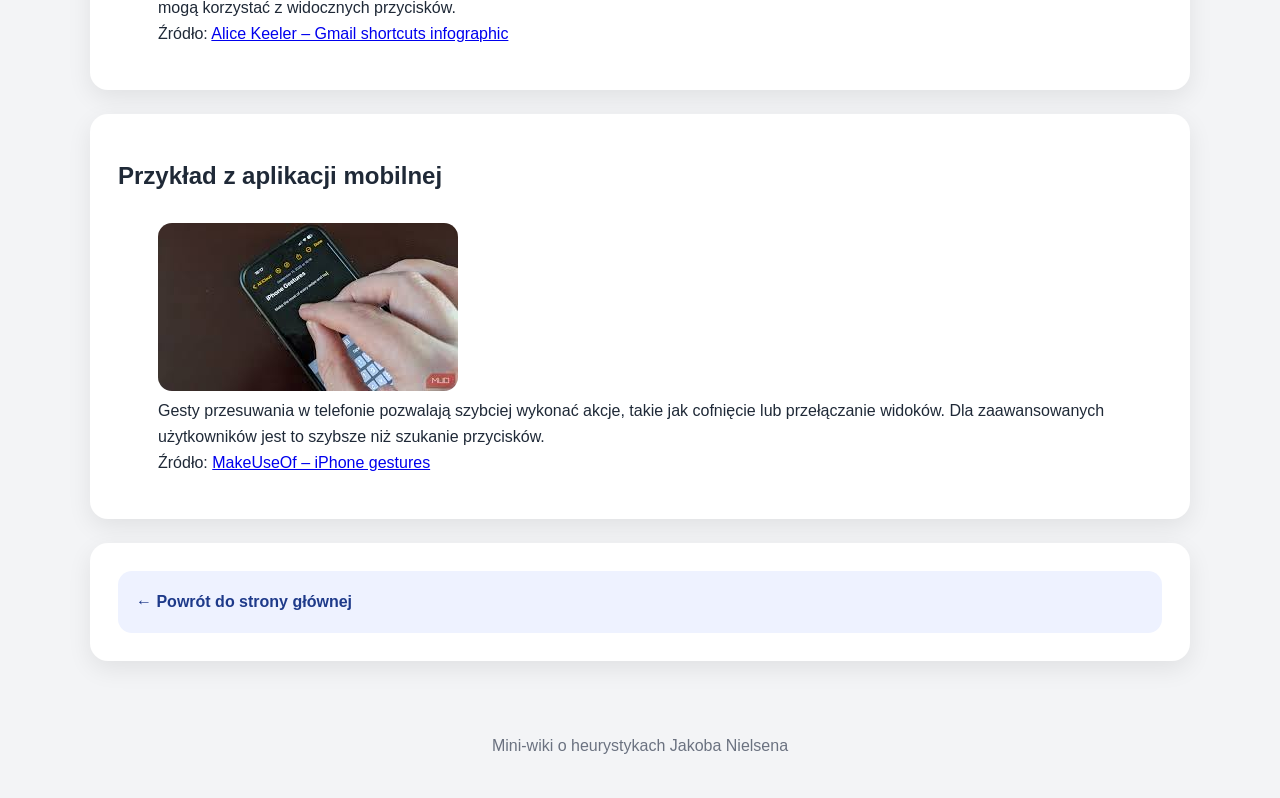
<file: zasada_7.html>
<!doctype html>
<html lang="pl">
<head>
  <meta charset="utf-8">
  <meta name="viewport" content="width=device-width, initial-scale=1">
  <title>Zasada 7 - Elastyczność i efektywność użytkowania</title>
  <link rel="stylesheet" href="style.css">
</head>

<body>
<header>
  <h1>7. Elastyczność i efektywność użytkowania</h1>
  <p>Siódma heurystyka Jakoba Nielsena</p>
</header>

<main>
  <section>
    <h2>Oryginalna treść i tłumaczenie</h2>
    <p><strong>EN:</strong> Shortcuts — hidden from novice users — may speed up the interaction for expert users.</p>
    <p><strong>PL:</strong> Skróty, niewidoczne dla początkujących użytkowników, mogą przyspieszać pracę użytkowników zaawansowanych.</p>
  </section>

  <section>
    <h2>Przykład ze strony internetowej</h2>
    <figure>
      <img src="img/heur7-web.webp" alt="Skróty klawiaturowe w Gmailu">
      <figcaption>
        Skróty klawiaturowe w Gmailu pozwalają zaawansowanym użytkownikom szybciej wykonywać częste czynności.
        Początkujący nadal mogą korzystać z widocznych przycisków.
        <br>
        Źródło:
        <a href="https://alicekeeler.com/2017/11/06/gmail-shortcuts-infographic/" target="_blank">
          Alice Keeler – Gmail shortcuts infographic
        </a>
      </figcaption>
    </figure>
  </section>

  <section>
    <h2>Przykład z aplikacji mobilnej</h2>
    <figure>
      <img src="img/heur7-mobile.jpg" alt="Gesty przesuwania w iPhone">
      <figcaption>
        Gesty przesuwania w telefonie pozwalają szybciej wykonać akcje, takie jak cofnięcie lub przełączanie widoków.
        Dla zaawansowanych użytkowników jest to szybsze niż szukanie przycisków.
        <br>
        Źródło:
        <a href="https://www.makeuseof.com/iphone-gestures-apple-doesnt-tell-you-about/" target="_blank">
          MakeUseOf – iPhone gestures
        </a>
      </figcaption>
    </figure>
  </section>

  <section>
    <a class="card" href="index.html">← Powrót do strony głównej</a>
  </section>
</main>

<footer>
  <p>Mini-wiki o heurystykach Jakoba Nielsena</p>
</footer>
</body>
</html>
</file>
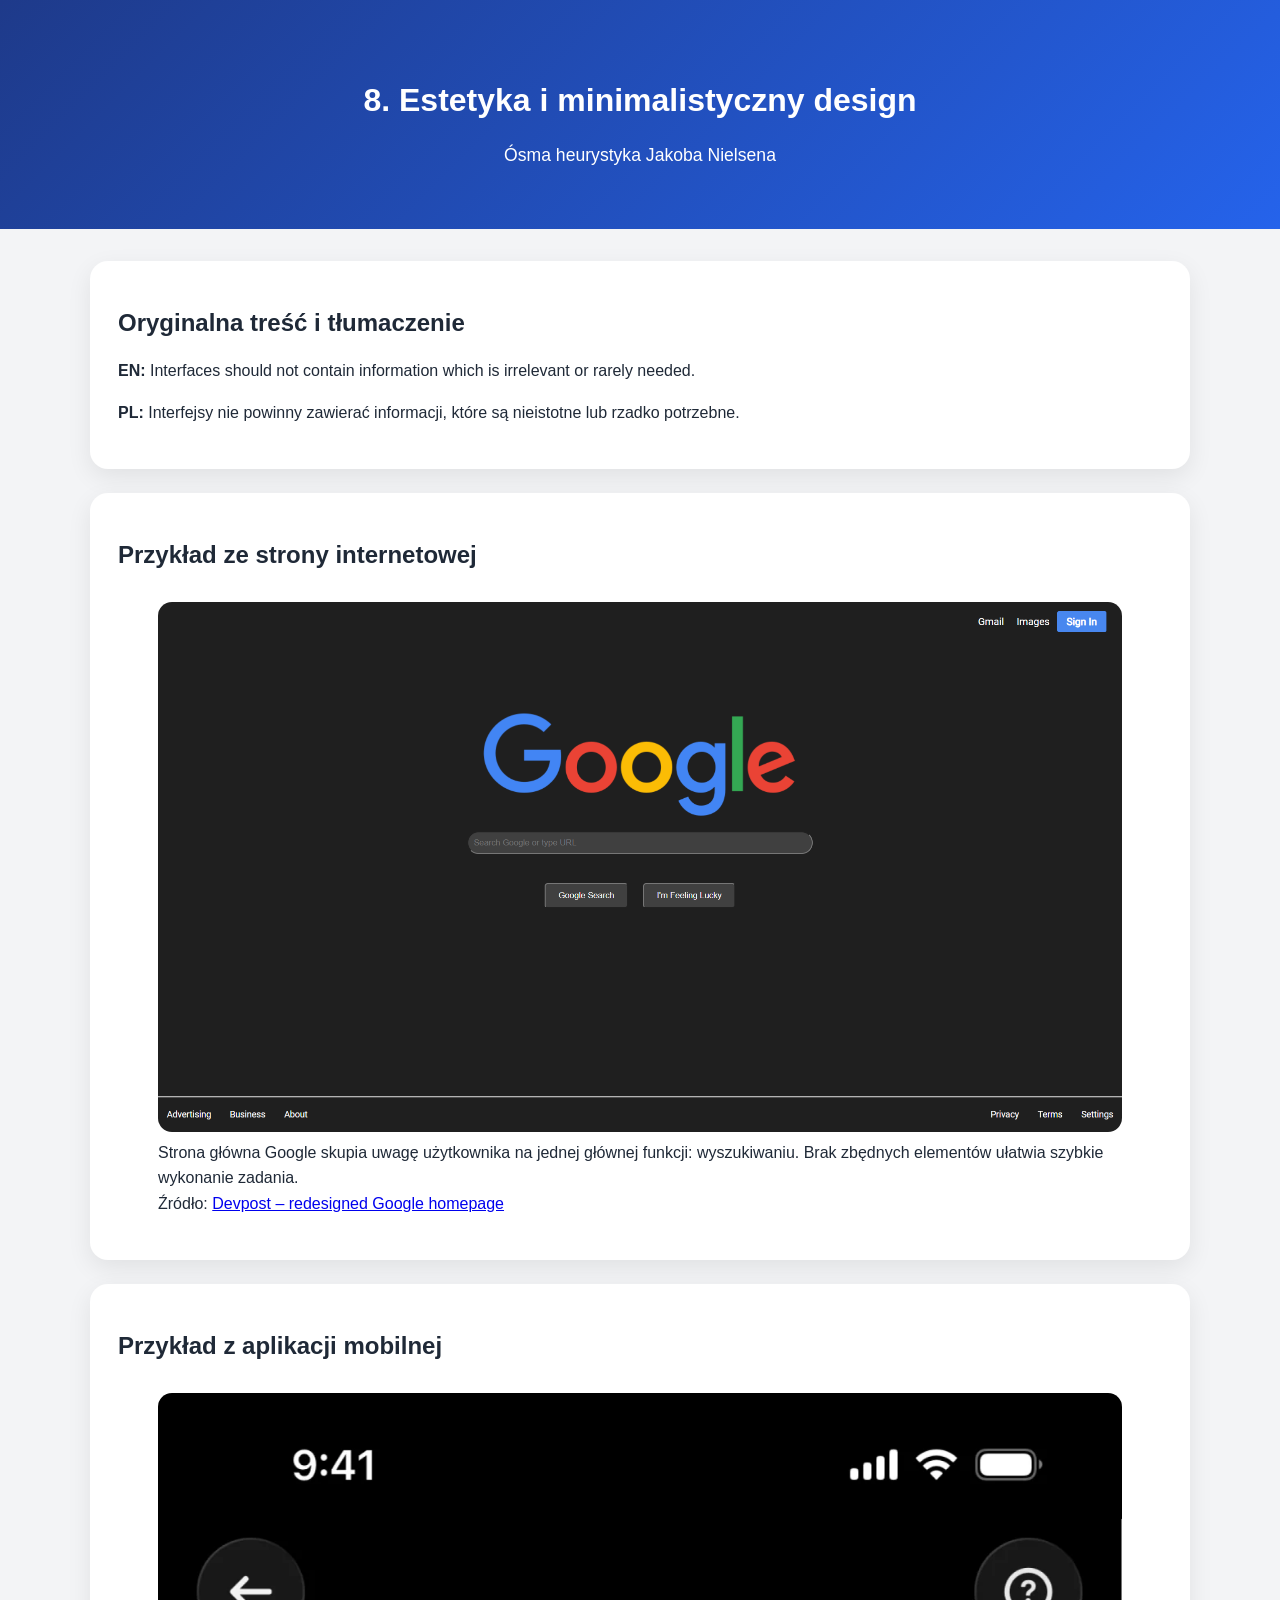
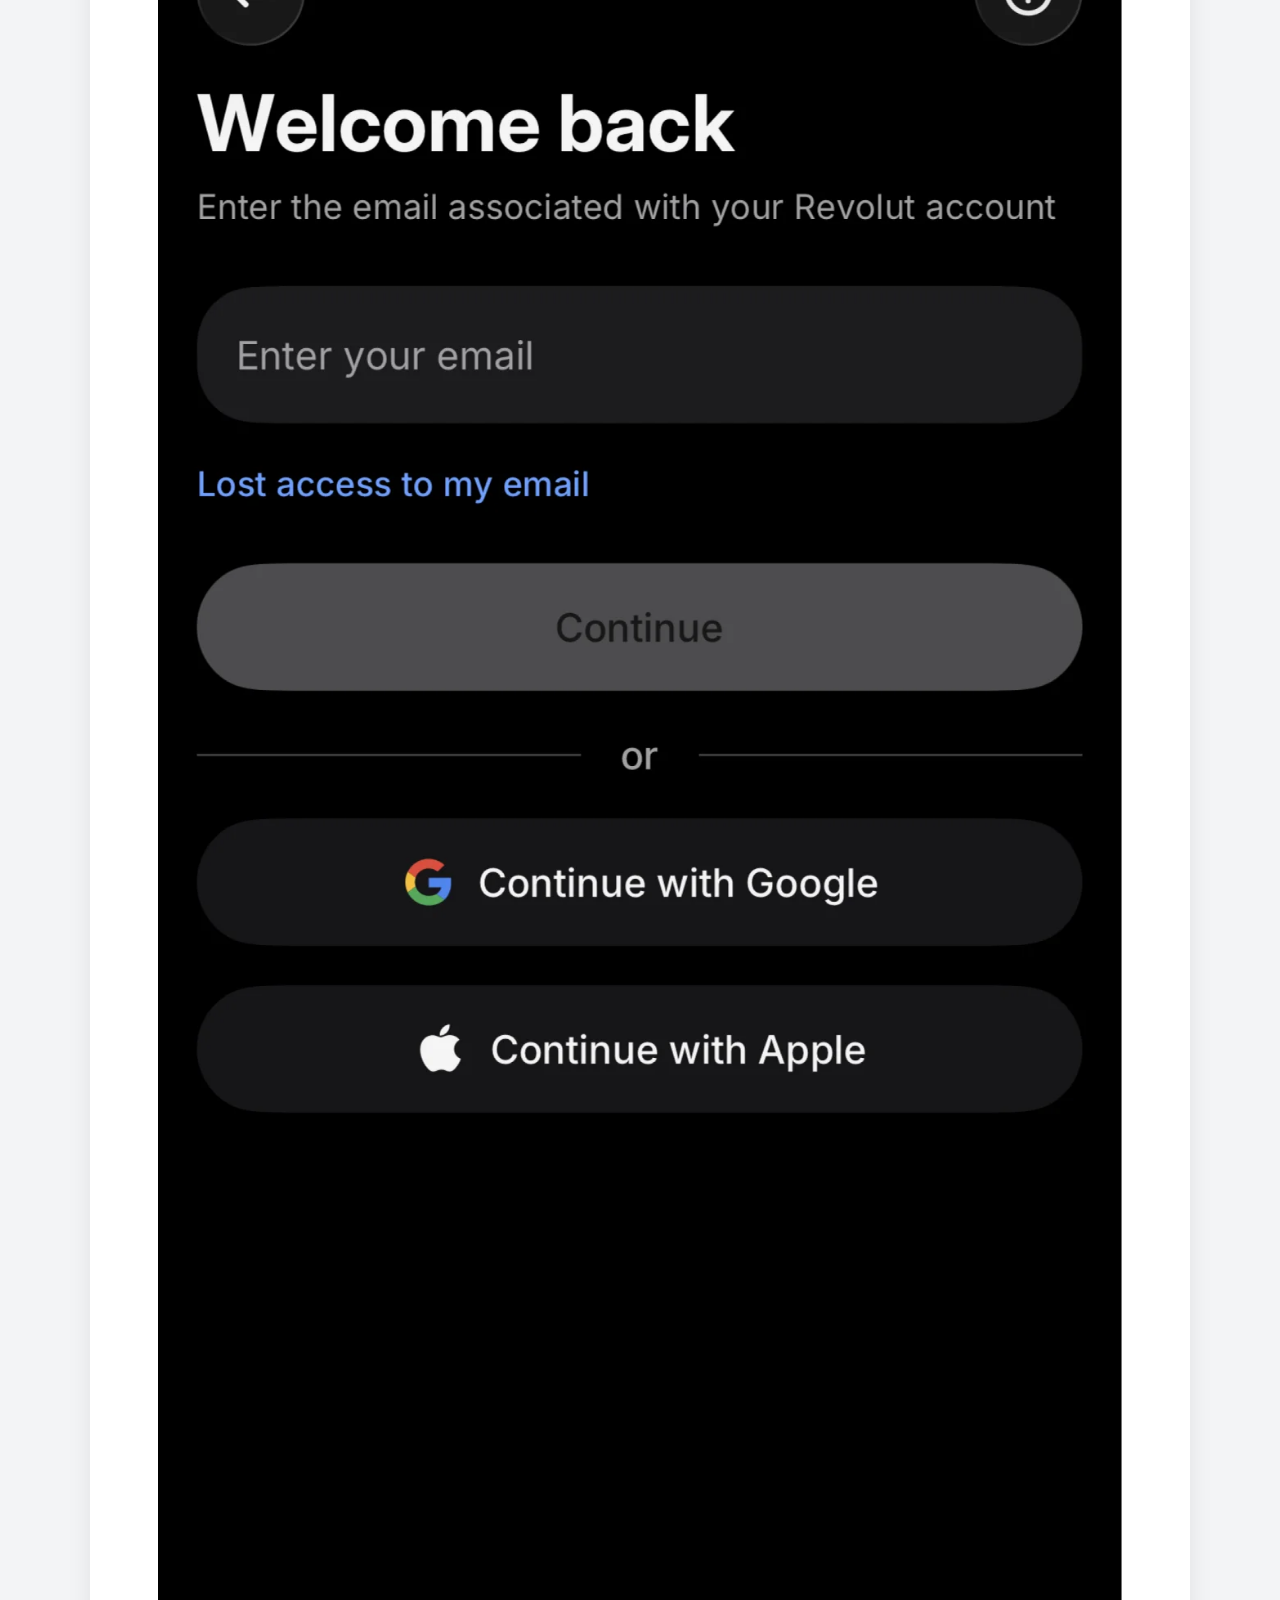
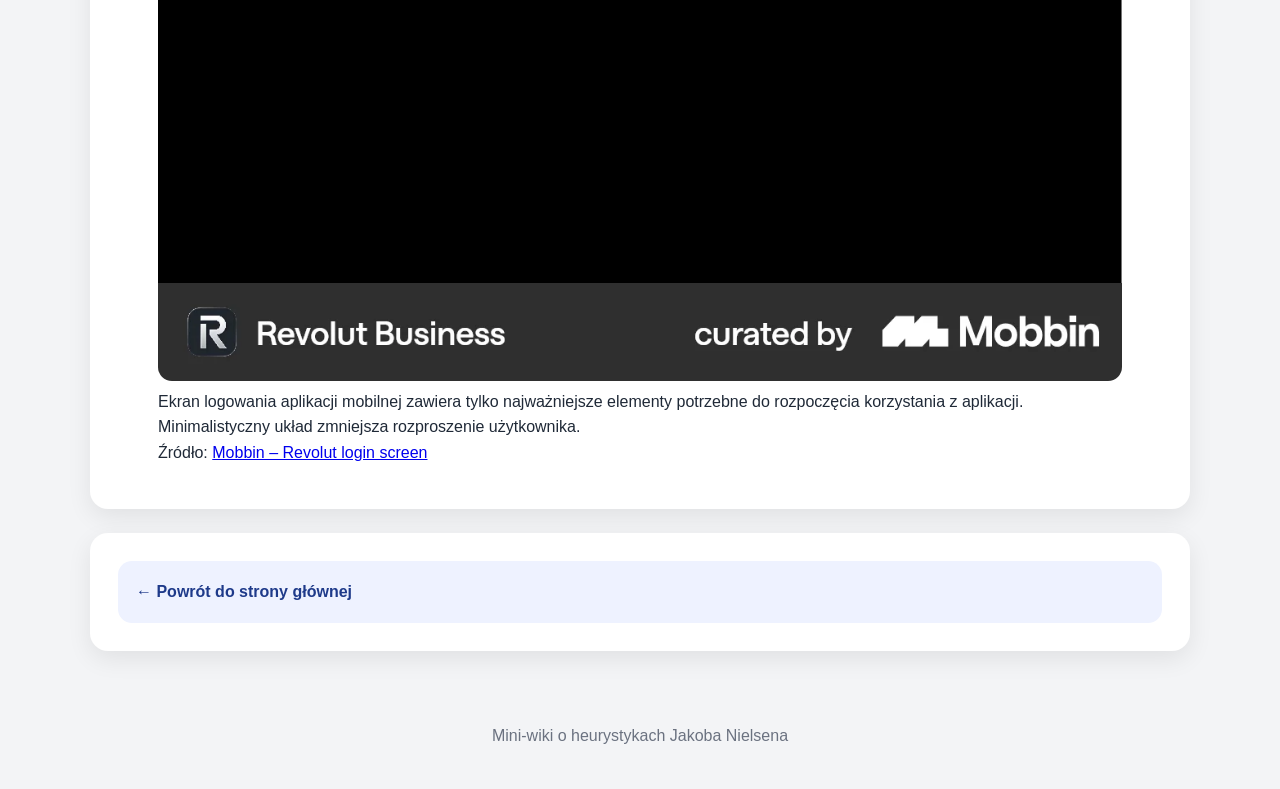
<file: zasada_8.html>
<!doctype html>
<html lang="pl">
<head>
  <meta charset="utf-8">
  <meta name="viewport" content="width=device-width, initial-scale=1">
  <title>Zasada 8 - Estetyka i minimalizm</title>
  <link rel="stylesheet" href="style.css">
</head>

<body>
<header>
  <h1>8. Estetyka i minimalistyczny design</h1>
  <p>Ósma heurystyka Jakoba Nielsena</p>
</header>

<main>
  <section>
    <h2>Oryginalna treść i tłumaczenie</h2>
    <p><strong>EN:</strong> Interfaces should not contain information which is irrelevant or rarely needed.</p>
    <p><strong>PL:</strong> Interfejsy nie powinny zawierać informacji, które są nieistotne lub rzadko potrzebne.</p>
  </section>

  <section>
    <h2>Przykład ze strony internetowej</h2>
    <figure>
      <img src="img/heur8-web.png" alt="Minimalistyczna strona główna Google">
      <figcaption>
        Strona główna Google skupia uwagę użytkownika na jednej głównej funkcji: wyszukiwaniu.
        Brak zbędnych elementów ułatwia szybkie wykonanie zadania.
        <br>
        Źródło:
        <a href="https://devpost.com/software/redesigned-google-homepage" target="_blank">
          Devpost – redesigned Google homepage
        </a>
      </figcaption>
    </figure>
  </section>

  <section>
    <h2>Przykład z aplikacji mobilnej</h2>
    <figure>
      <img src="img/heur8-mobile.webp" alt="Minimalistyczny ekran logowania aplikacji Revolut">
      <figcaption>
        Ekran logowania aplikacji mobilnej zawiera tylko najważniejsze elementy potrzebne do rozpoczęcia korzystania z aplikacji.
        Minimalistyczny układ zmniejsza rozproszenie użytkownika.
        <br>
        Źródło:
        <a href="https://mobbin.com/explore/screens/c91f722d-0701-4f36-a74b-d633575a91d2" target="_blank">
          Mobbin – Revolut login screen
        </a>
      </figcaption>
    </figure>
  </section>

  <section>
    <a class="card" href="index.html">← Powrót do strony głównej</a>
  </section>
</main>

<footer>
  <p>Mini-wiki o heurystykach Jakoba Nielsena</p>
</footer>
</body>
</html>
</file>
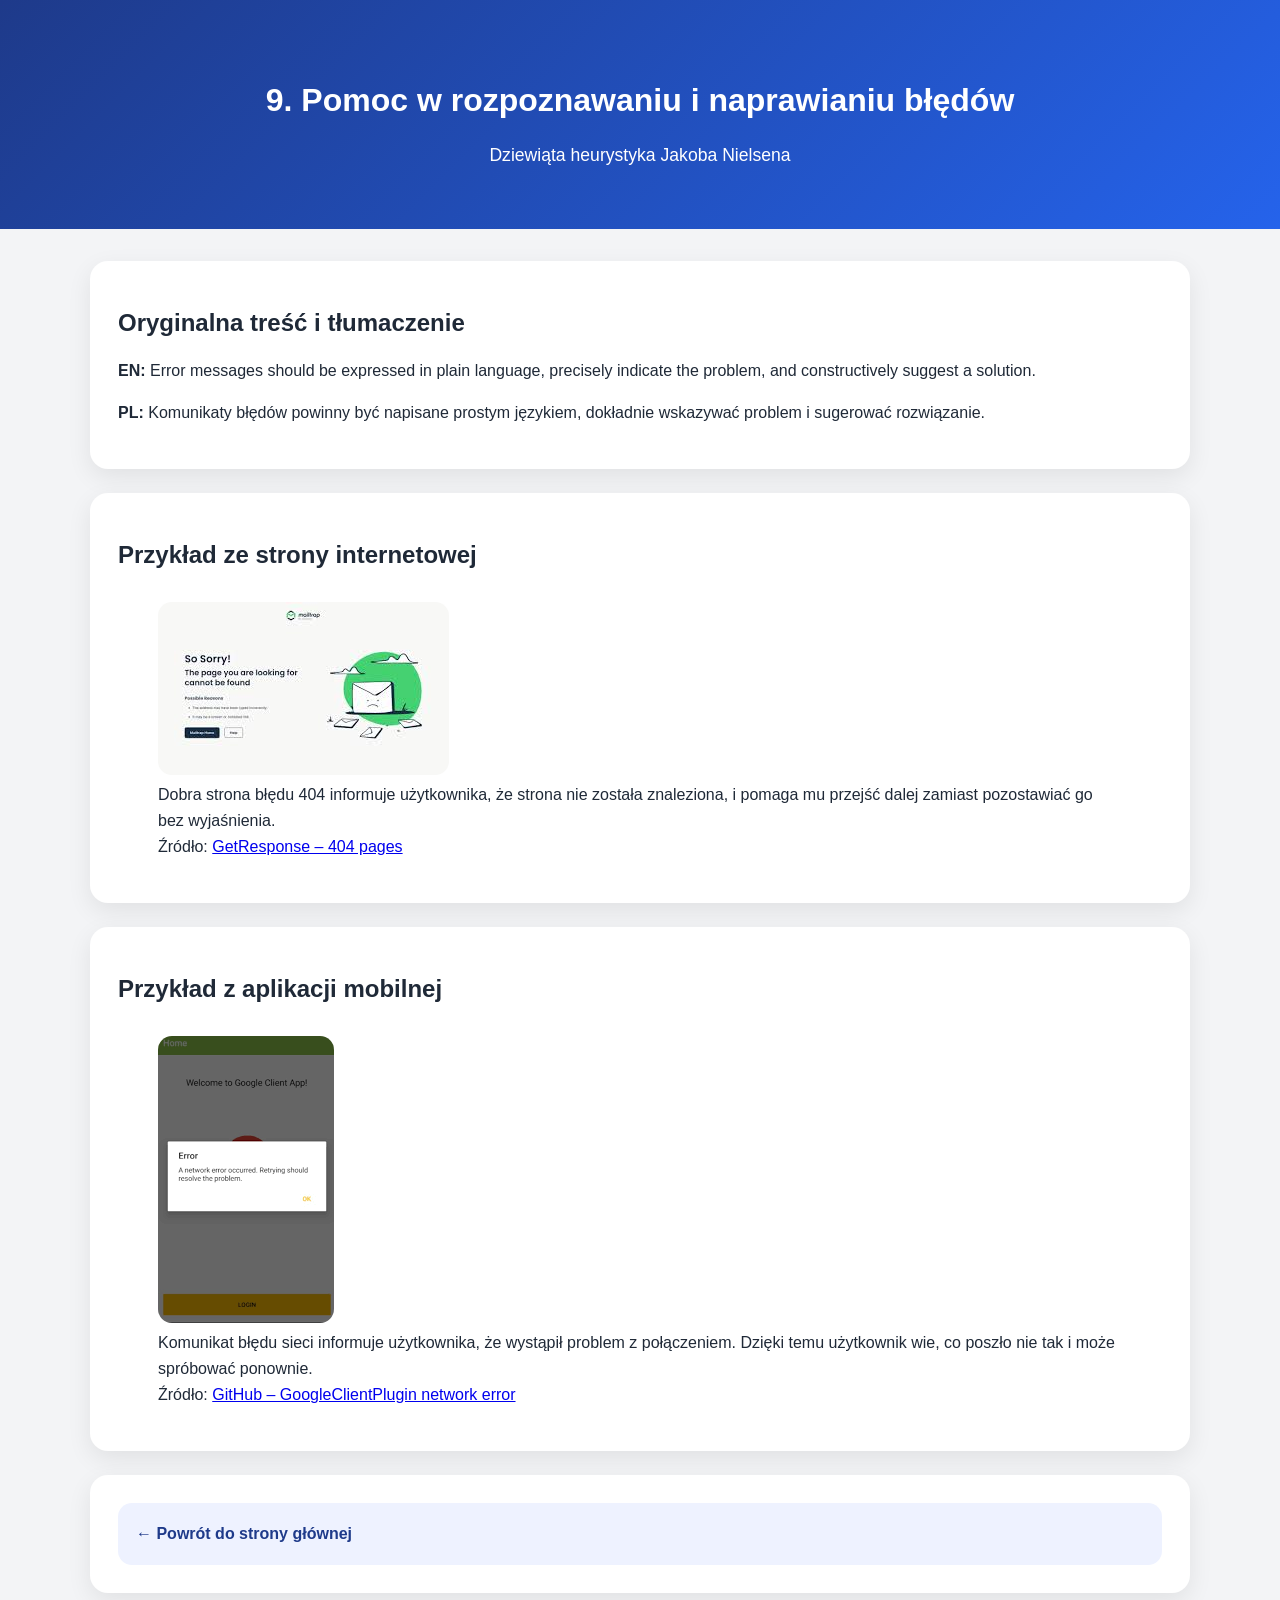
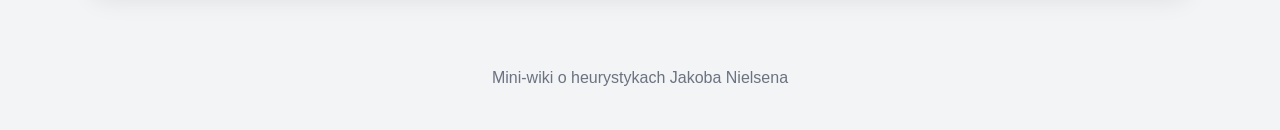
<file: zasada_9.html>
<!doctype html>
<html lang="pl">
<head>
  <meta charset="utf-8">
  <meta name="viewport" content="width=device-width, initial-scale=1">
  <title>Zasada 9 - Pomoc w rozpoznawaniu i naprawianiu błędów</title>
  <link rel="stylesheet" href="style.css">
</head>

<body>
<header>
  <h1>9. Pomoc w rozpoznawaniu i naprawianiu błędów</h1>
  <p>Dziewiąta heurystyka Jakoba Nielsena</p>
</header>

<main>
  <section>
    <h2>Oryginalna treść i tłumaczenie</h2>
    <p><strong>EN:</strong> Error messages should be expressed in plain language, precisely indicate the problem, and constructively suggest a solution.</p>
    <p><strong>PL:</strong> Komunikaty błędów powinny być napisane prostym językiem, dokładnie wskazywać problem i sugerować rozwiązanie.</p>
  </section>

  <section>
    <h2>Przykład ze strony internetowej</h2>
    <figure>
      <img src="img/heur9-web.jpg" alt="Pomocny komunikat błędu 404">
      <figcaption>
        Dobra strona błędu 404 informuje użytkownika, że strona nie została znaleziona,
        i pomaga mu przejść dalej zamiast pozostawiać go bez wyjaśnienia.
        <br>
        Źródło:
        <a href="https://www.getresponse.com/blog/404-pages" target="_blank">
          GetResponse – 404 pages
        </a>
      </figcaption>
    </figure>
  </section>

  <section>
    <h2>Przykład z aplikacji mobilnej</h2>
    <figure>
      <img src="img/heur9-mobile.png" alt="Komunikat błędu sieci w aplikacji mobilnej">
      <figcaption>
        Komunikat błędu sieci informuje użytkownika, że wystąpił problem z połączeniem.
        Dzięki temu użytkownik wie, co poszło nie tak i może spróbować ponownie.
        <br>
        Źródło:
        <a href="https://github.com/CrossGeeks/GoogleClientPlugin/issues/27" target="_blank">
          GitHub – GoogleClientPlugin network error
        </a>
      </figcaption>
    </figure>
  </section>

  <section>
    <a class="card" href="index.html">← Powrót do strony głównej</a>
  </section>
</main>

<footer>
  <p>Mini-wiki o heurystykach Jakoba Nielsena</p>
</footer>
</body>
</html>
</file>
<file: style.css>
* {
  box-sizing: border-box;
}

body {
  margin: 0;
  font-family: Arial, Helvetica, sans-serif;
  line-height: 1.6;
  background: #f3f4f6;
  color: #1f2937;
}

header {
  background: linear-gradient(135deg, #1e3a8a, #2563eb);
  color: white;
  padding: 60px 20px;
  text-align: center;
}

header p {
  max-width: 700px;
  margin: 16px auto 0;
  font-size: 1.1rem;
}

main {
  width: min(1100px, 92%);
  margin: 32px auto;
}

section {
  background: white;
  padding: 28px;
  margin-bottom: 24px;
  border-radius: 18px;
  box-shadow: 0 8px 24px rgba(0, 0, 0, 0.08);
}

h1, h2, h3 {
  line-height: 1.2;
}

img {
  max-width: 100%;
  height: auto;
  border-radius: 14px;
  margin-top: 12px;
}

.grid {
  display: grid;
  gap: 16px;
}

.card {
  display: block;
  padding: 18px;
  background: #eef2ff;
  color: #1e3a8a;
  text-decoration: none;
  border-radius: 14px;
  font-weight: bold;
  transition: 0.2s;
}

.card:hover,
.card:focus {
  background: #dbeafe;
  transform: translateY(-3px);
  outline: 3px solid #93c5fd;
}

footer {
  text-align: center;
  padding: 24px;
  color: #6b7280;
}

@media (min-width: 700px) {
  .grid {
    grid-template-columns: repeat(2, 1fr);
  }
}

@media (min-width: 1000px) {
  .grid {
    grid-template-columns: repeat(3, 1fr);
  }
}
</file>
